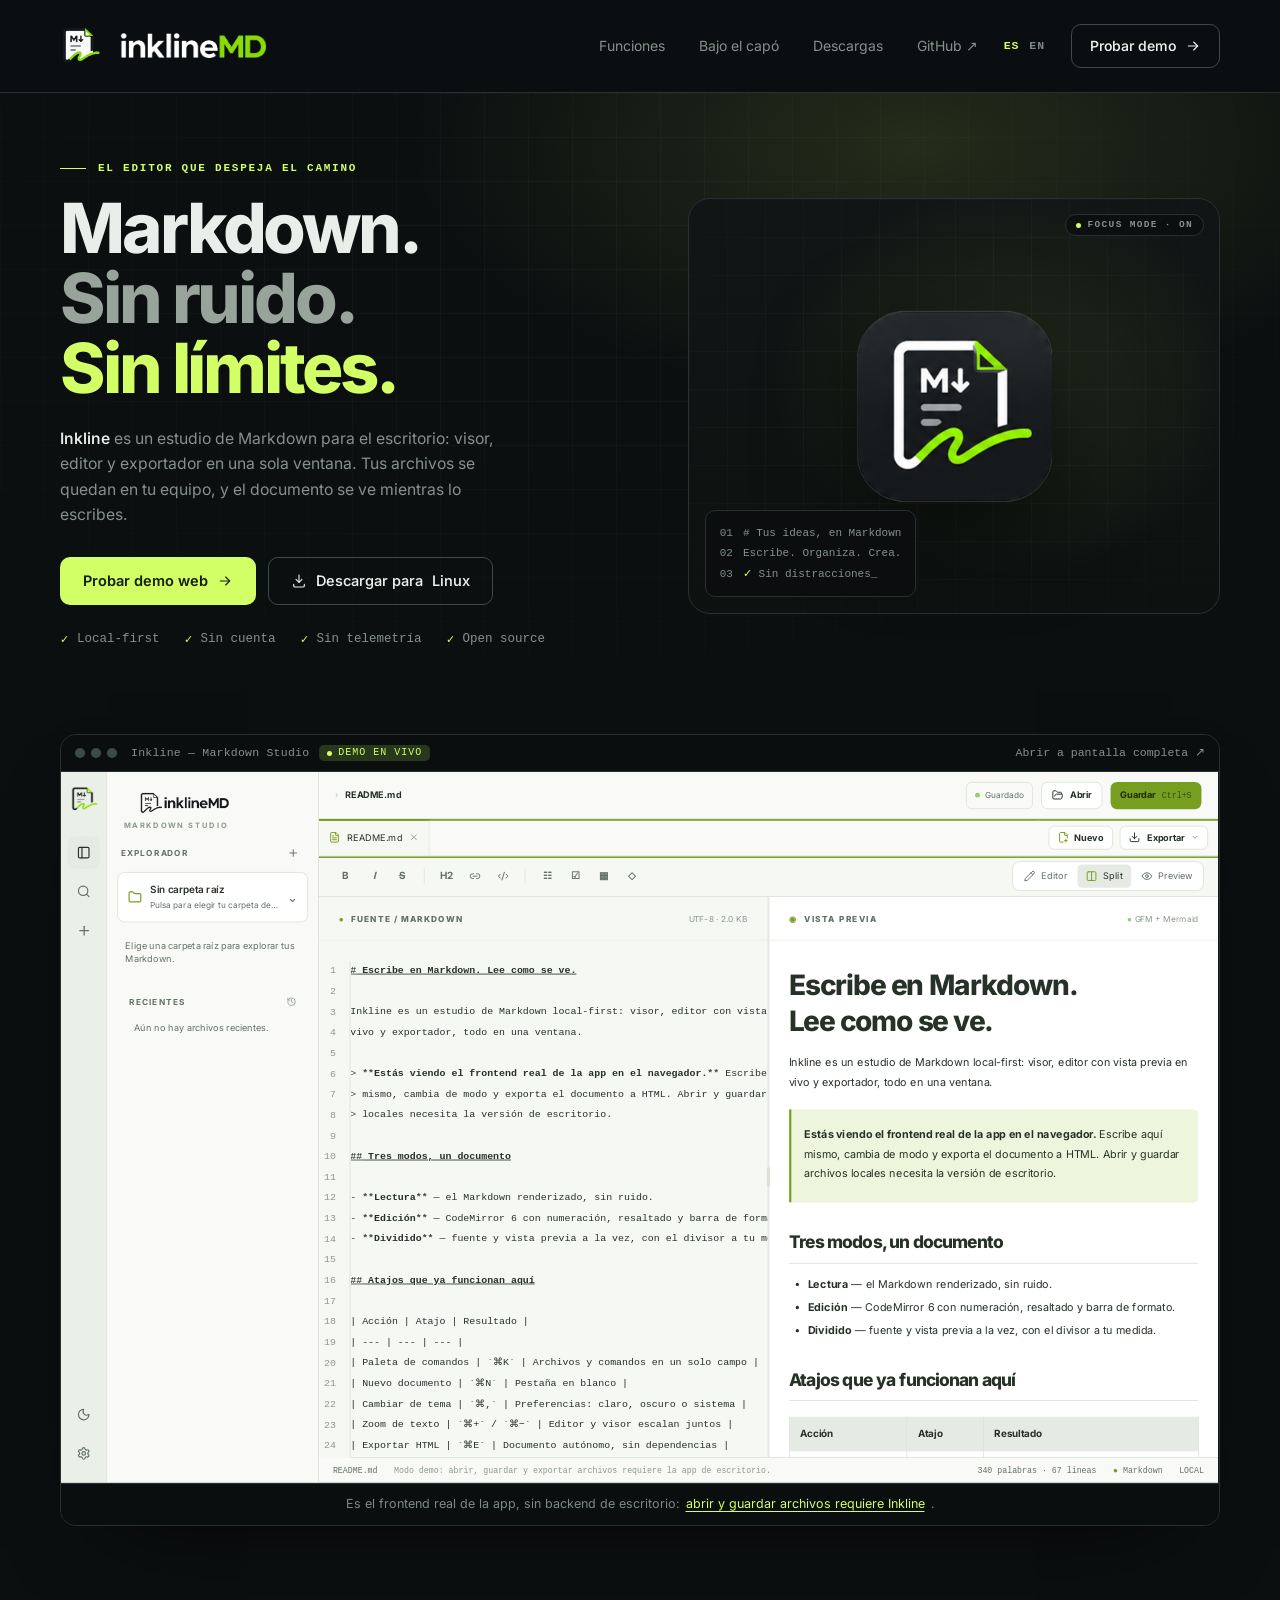
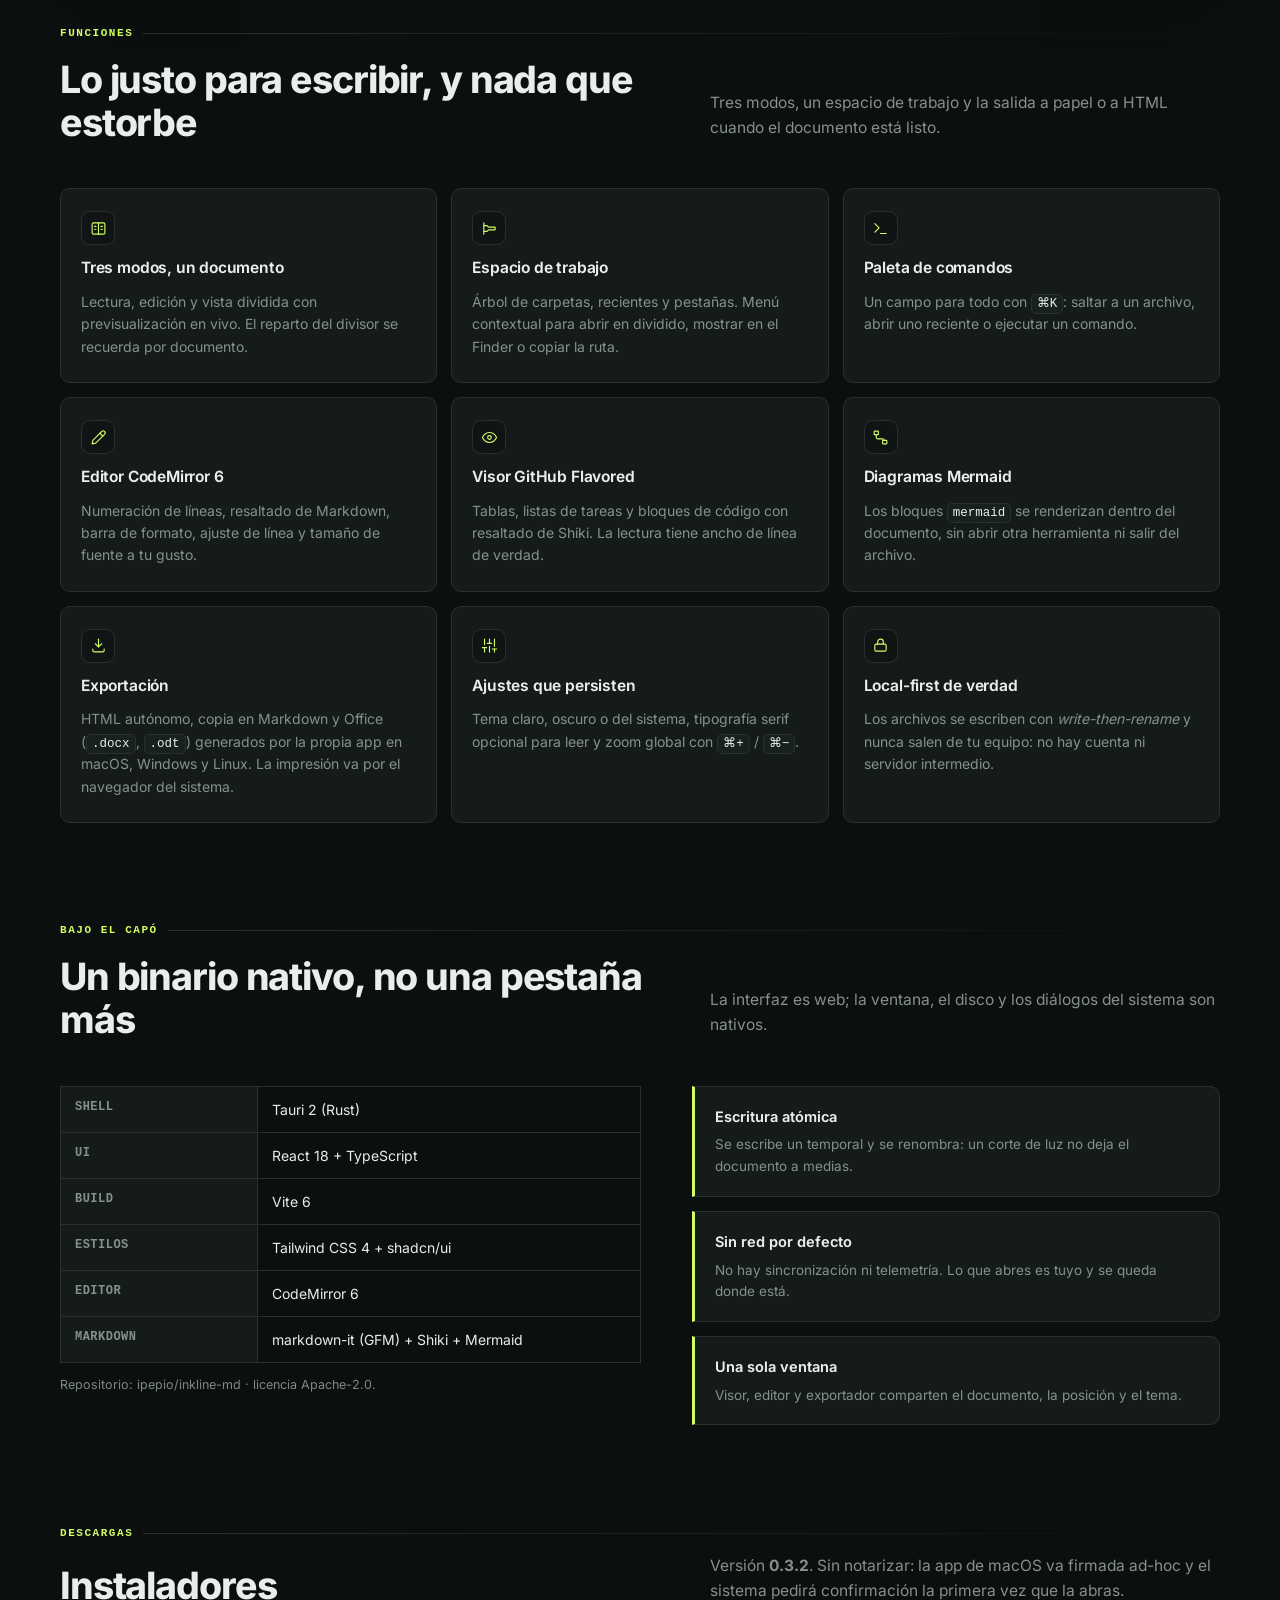
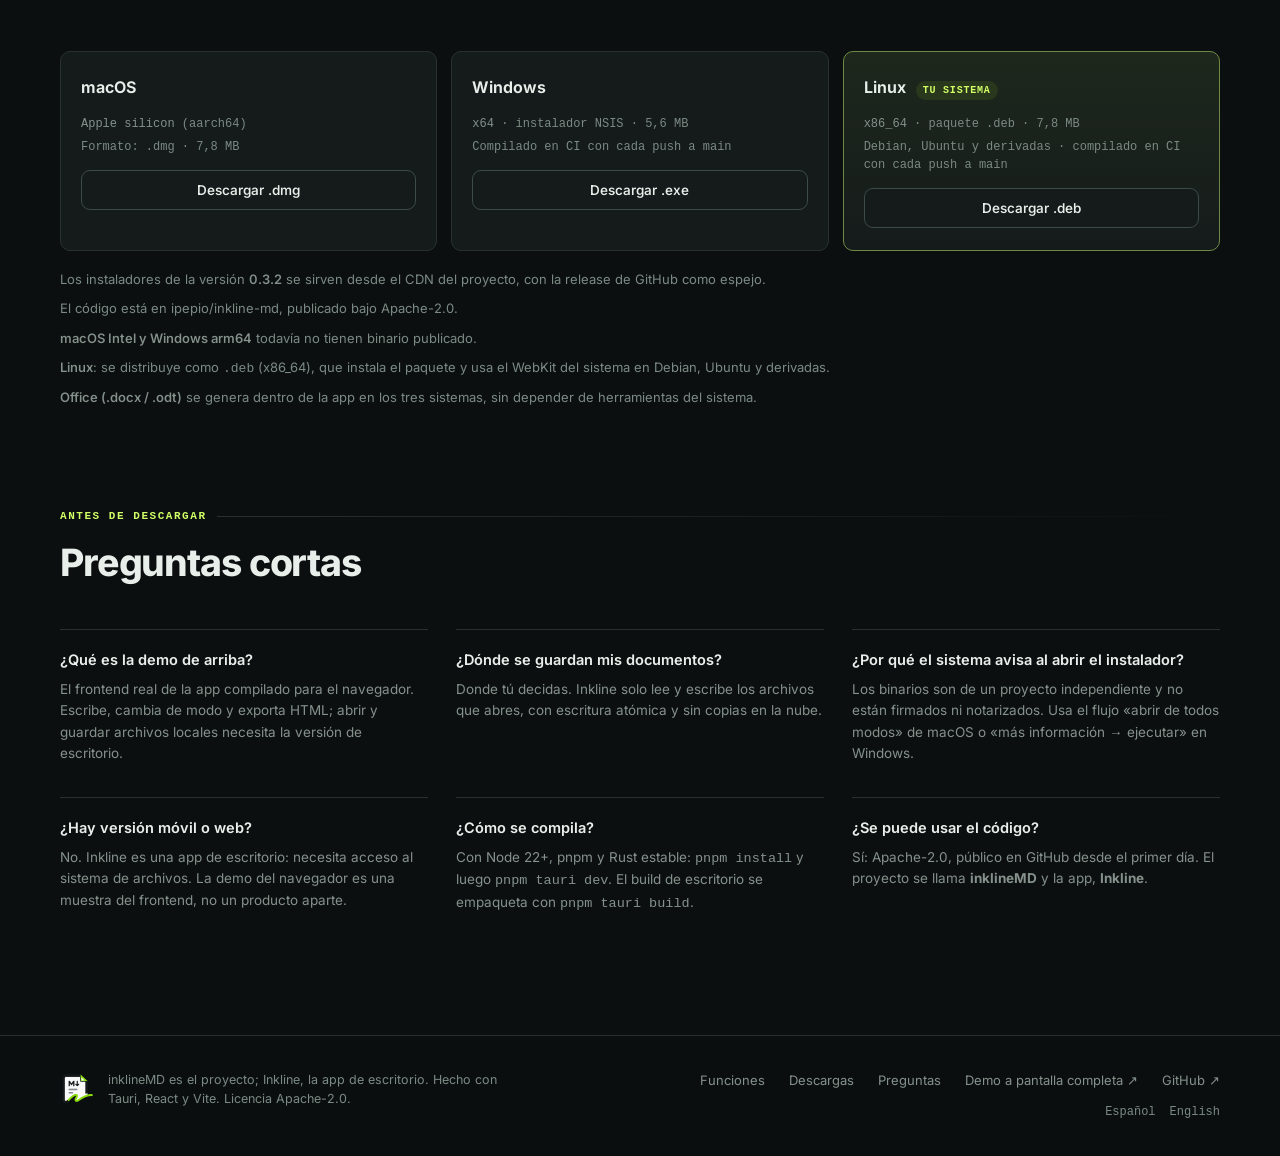
<file: index.html>
<!doctype html>
<html lang="es">
<head>
  <meta charset="utf-8">
  <meta name="viewport" content="width=device-width, initial-scale=1">
  <meta name="color-scheme" content="dark">
  <meta name="theme-color" content="#0c0f10">
  <title>Inkline — Markdown Studio para escritorio</title>
  <meta name="description" content="Inkline es un estudio de Markdown local-first para escritorio: visor, editor con vista previa en vivo, diagramas Mermaid y exportación a HTML, Markdown y Office. Pruébalo en la demo del navegador.">
  <link rel="icon" type="image/png" href="./assets/app-icon.png">
  <link rel="canonical" href="https://inkline.ipepio.com/">
  <link rel="alternate" hreflang="en" href="https://inkline.ipepio.com/en.html">
  <link rel="preload" as="font" type="font/woff2" href="./assets/fonts/inter-latin.woff2" crossorigin>
  <link rel="stylesheet" href="./assets/site.css">
  <meta property="og:type" content="website">
  <meta property="og:title" content="Inkline — Markdown Studio para escritorio">
  <meta property="og:description" content="Markdown sin ruido: vista previa en vivo, diagramas y exportación, en una app de escritorio local-first. Proyecto inklineMD.">
  <meta property="og:image" content="https://inkline.ipepio.com/assets/demo-poster.png">
  <meta property="og:image:width" content="1400">
  <meta property="og:image:height" content="860">
  <meta property="og:url" content="https://inkline.ipepio.com/">
  <meta property="og:site_name" content="inklineMD">
  <meta property="og:locale" content="es_ES">
  <meta name="twitter:card" content="summary_large_image">
</head>
<body>
<a class="skip" href="#contenido">Ir al contenido</a>

<header class="topbar">
  <div class="wrap topbar__inner">
    <a class="brand" href="./index.html" aria-label="inklineMD — inicio">
      <img class="brand__mark" src="./assets/inkline-mark.png" alt="" width="272" height="263">
      <img class="brand__word" src="./assets/wordmark.png" alt="inklineMD" width="757" height="122">
    </a>
    <div class="topbar__end">
      <nav class="topnav" aria-label="Principal">
        <a href="#funciones">Funciones</a>
        <a href="#stack">Bajo el capó</a>
        <a href="#descargas">Descargas</a>
        <a href="https://github.com/ipepio/inkline-md" target="_blank" rel="noopener">GitHub ↗</a>
      </nav>
      <div class="lang" role="group" aria-label="Idioma">
        <a href="./index.html" aria-current="page" lang="es">ES</a><a href="./en.html" hreflang="en" lang="en">EN</a>
      </div>
      <a class="btn btn--outline" href="#demo">
        Probar demo
        <svg aria-hidden="true"><use href="./assets/icons.svg#i-arrow-right"></use></svg>
      </a>
    </div>
  </div>
</header>

<main id="contenido">

  <section class="hero">
    <div class="wrap hero__grid">
      <div class="hero__copy">
        <p class="eyebrow">El editor que despeja el camino</p>
        <h1>Markdown.<br><span class="is-dim">Sin ruido.</span><br><span class="is-lime">Sin límites.</span></h1>
        <p class="lede">
          <strong>Inkline</strong> es un estudio de Markdown para el escritorio:
          visor, editor y exportador en una sola ventana. Tus archivos se quedan en
          tu equipo, y el documento se ve mientras lo escribes.
        </p>
        <div class="hero__actions">
          <a class="btn btn--primary btn--lg" href="#demo">
            Probar demo web
            <svg aria-hidden="true"><use href="./assets/icons.svg#i-arrow-right"></use></svg>
          </a>
          <a class="btn btn--outline btn--lg" href="#descargas">
            <svg aria-hidden="true"><use href="./assets/icons.svg#i-download"></use></svg>
            Descargar para <span data-os-label data-label-macos="macOS" data-label-windows="Windows" data-label-linux="Linux" data-label-other="escritorio">escritorio</span>
          </a>
        </div>
        <ul class="hero__checks">
          <li>Local-first</li>
          <li>Sin cuenta</li>
          <li>Sin telemetría</li>
          <li>Open source</li>
        </ul>
      </div>
      <div class="hero__art" aria-hidden="true">
        <span class="hero__pill">Focus mode · on</span>
        <img class="hero__icon" src="./assets/app-icon.png" alt="" width="512" height="512">
        <div class="hero__snippet">
          <div><span>01</span># Tus ideas, en Markdown</div>
          <div><span>02</span>Escribe. Organiza. Crea.</div>
          <div><span>03</span><em>&#10003;</em> Sin distracciones_</div>
        </div>
      </div>
    </div>
  </section>

  <section class="demo" id="demo" aria-labelledby="demo-title">
    <div class="wrap">
      <h2 id="demo-title" class="sr-only">Demo interactiva de Inkline</h2>
      <div class="frame">
        <div class="frame__bar">
          <span class="frame__dots" aria-hidden="true"><span></span><span></span><span></span></span>
          <span class="frame__title">Inkline — Markdown Studio</span>
          <span class="frame__tag">demo en vivo</span>
          <a class="frame__open" href="./app/index.html" target="_blank" rel="noopener">Abrir a pantalla completa ↗</a>
        </div>
        <div class="frame__body" data-fallback="La demo no está disponible en este momento. Compila el frontend con <code>pnpm build:demo</code> y copia el resultado en <code>app/</code>.">
          <img class="frame__poster" src="./assets/demo-poster.png" alt="Captura de Inkline en modo dividido: el Markdown a la izquierda y la vista previa renderizada a la derecha" width="1400" height="860">
          <iframe
            title="Demo de Inkline: editor de Markdown con vista previa"
            data-src="./app/index.html"
            width="1400"
            height="860"
            loading="lazy"
            referrerpolicy="no-referrer"></iframe>
          <a class="frame__play btn btn--primary" href="./app/index.html">Abrir la demo</a>
        </div>
        <p class="frame__hint">
          Es el frontend real de la app, sin backend de escritorio:
          <a href="#notas">abrir y guardar archivos requiere Inkline</a>.
        </p>
      </div>
    </div>
  </section>

  <section class="section" id="funciones" aria-labelledby="funciones-title">
    <div class="wrap">
      <div class="section__head">
        <p class="kicker">Funciones</p>
        <h2 id="funciones-title">Lo justo para escribir, y nada que estorbe</h2>
        <p class="section__lede">
          Tres modos, un espacio de trabajo y la salida a papel o a HTML cuando
          el documento está listo.
        </p>
      </div>
      <ul class="features">
        <li class="feature">
          <span class="feature__icon"><svg aria-hidden="true"><use href="./assets/icons.svg#i-split"></use></svg></span>
          <h3>Tres modos, un documento</h3>
          <p>Lectura, edición y vista dividida con previsualización en vivo. El reparto del divisor se recuerda por documento.</p>
        </li>
        <li class="feature">
          <span class="feature__icon"><svg aria-hidden="true"><use href="./assets/icons.svg#i-tree"></use></svg></span>
          <h3>Espacio de trabajo</h3>
          <p>Árbol de carpetas, recientes y pestañas. Menú contextual para abrir en dividido, mostrar en el Finder o copiar la ruta.</p>
        </li>
        <li class="feature">
          <span class="feature__icon"><svg aria-hidden="true"><use href="./assets/icons.svg#i-command"></use></svg></span>
          <h3>Paleta de comandos</h3>
          <p>Un campo para todo con <code>⌘K</code>: saltar a un archivo, abrir uno reciente o ejecutar un comando.</p>
        </li>
        <li class="feature">
          <span class="feature__icon"><svg aria-hidden="true"><use href="./assets/icons.svg#i-editor"></use></svg></span>
          <h3>Editor CodeMirror 6</h3>
          <p>Numeración de líneas, resaltado de Markdown, barra de formato, ajuste de línea y tamaño de fuente a tu gusto.</p>
        </li>
        <li class="feature">
          <span class="feature__icon"><svg aria-hidden="true"><use href="./assets/icons.svg#i-preview"></use></svg></span>
          <h3>Visor GitHub Flavored</h3>
          <p>Tablas, listas de tareas y bloques de código con resaltado de Shiki. La lectura tiene ancho de línea de verdad.</p>
        </li>
        <li class="feature">
          <span class="feature__icon"><svg aria-hidden="true"><use href="./assets/icons.svg#i-diagram"></use></svg></span>
          <h3>Diagramas Mermaid</h3>
          <p>Los bloques <code>mermaid</code> se renderizan dentro del documento, sin abrir otra herramienta ni salir del archivo.</p>
        </li>
        <li class="feature">
          <span class="feature__icon"><svg aria-hidden="true"><use href="./assets/icons.svg#i-export"></use></svg></span>
          <h3>Exportación</h3>
          <p>HTML autónomo, copia en Markdown y Office (<code>.docx</code>, <code>.odt</code>) generados por la propia app en macOS, Windows y Linux. La impresión va por el navegador del sistema.</p>
        </li>
        <li class="feature">
          <span class="feature__icon"><svg aria-hidden="true"><use href="./assets/icons.svg#i-sliders"></use></svg></span>
          <h3>Ajustes que persisten</h3>
          <p>Tema claro, oscuro o del sistema, tipografía serif opcional para leer y zoom global con <code>⌘+</code> / <code>⌘−</code>.</p>
        </li>
        <li class="feature">
          <span class="feature__icon"><svg aria-hidden="true"><use href="./assets/icons.svg#i-lock"></use></svg></span>
          <h3>Local-first de verdad</h3>
          <p>Los archivos se escriben con <em>write-then-rename</em> y nunca salen de tu equipo: no hay cuenta ni servidor intermedio.</p>
        </li>
      </ul>
    </div>
  </section>

  <section class="section" id="stack" aria-labelledby="stack-title">
    <div class="wrap">
      <div class="section__head">
        <p class="kicker">Bajo el capó</p>
        <h2 id="stack-title">Un binario nativo, no una pestaña más</h2>
        <p class="section__lede">
          La interfaz es web; la ventana, el disco y los diálogos del sistema son
          nativos.
        </p>
      </div>
      <div class="stack">
        <table class="stack__table">
          <caption>Repositorio: <a href="https://github.com/ipepio/inkline-md">ipepio/inkline-md</a> · licencia Apache-2.0.</caption>
          <tbody>
            <tr><th scope="row">Shell</th><td>Tauri 2 (Rust)</td></tr>
            <tr><th scope="row">UI</th><td>React 18 + TypeScript</td></tr>
            <tr><th scope="row">Build</th><td>Vite 6</td></tr>
            <tr><th scope="row">Estilos</th><td>Tailwind CSS 4 + shadcn/ui</td></tr>
            <tr><th scope="row">Editor</th><td>CodeMirror 6</td></tr>
            <tr><th scope="row">Markdown</th><td>markdown-it (GFM) + Shiki + Mermaid</td></tr>
          </tbody>
        </table>
        <div class="principles">
          <div class="principle">
            <h3>Escritura atómica</h3>
            <p>Se escribe un temporal y se renombra: un corte de luz no deja el documento a medias.</p>
          </div>
          <div class="principle">
            <h3>Sin red por defecto</h3>
            <p>No hay sincronización ni telemetría. Lo que abres es tuyo y se queda donde está.</p>
          </div>
          <div class="principle">
            <h3>Una sola ventana</h3>
            <p>Visor, editor y exportador comparten el documento, la posición y el tema.</p>
          </div>
        </div>
      </div>
    </div>
  </section>

  <section class="section" id="descargas" aria-labelledby="descargas-title">
    <div class="wrap">
      <div class="section__head">
        <p class="kicker">Descargas</p>
        <h2 id="descargas-title">Instaladores</h2>
        <p class="section__lede">
          Versión <strong>0.3.2</strong>. Sin notarizar: la app de macOS va firmada
          ad-hoc y el sistema pedirá confirmación la primera vez que la abras.
        </p>
      </div>
      <ul class="downloads">
        <li class="download" data-os="macos" data-release="macos-arm64">
          <div class="download__head">
            <h3>macOS</h3>
            <span class="download__badge">Tu sistema</span>
          </div>
          <div class="download__meta">
            <span><strong>Apple silicon</strong> (aarch64)</span>
            <span>Formato: .dmg · 7,8 MB</span>
          </div>
          <a class="btn" href="https://s3.ipepio.com/public/inkline/0.3.2/Inkline_0.3.2_aarch64.dmg" data-release="macos-arm64" download>Descargar .dmg</a>
        </li>
        <li class="download" data-os="windows" data-release="windows-x64">
          <div class="download__head">
            <h3>Windows</h3>
            <span class="download__badge">Tu sistema</span>
          </div>
          <div class="download__meta">
            <span><strong>x64</strong> · instalador NSIS · 5,6 MB</span>
            <span>Compilado en CI con cada push a <code>main</code></span>
          </div>
          <a class="btn" href="https://s3.ipepio.com/public/inkline/0.3.2/Inkline_0.3.2_x64-setup.exe" data-release="windows-x64" rel="noopener">Descargar .exe</a>
        </li>
        <li class="download" data-os="linux">
          <div class="download__head">
            <h3>Linux</h3>
            <span class="download__badge">Tu sistema</span>
          </div>
          <div class="download__meta">
            <span><strong>x86_64</strong> · paquete .deb · 7,8 MB</span>
            <span>Debian, Ubuntu y derivadas · compilado en CI con cada push a <code>main</code></span>
          </div>
          <div class="download__actions">
            <a class="btn" href="https://s3.ipepio.com/public/inkline/0.3.2/Inkline_0.3.2_amd64.deb" data-release="linux-deb" rel="noopener">Descargar .deb</a>
          </div>
        </li>
      </ul>
      <div class="downloads__note">
        <p>Los instaladores de la versión <strong>0.3.2</strong> se sirven desde el CDN del proyecto, con la <a href="https://github.com/ipepio/inkline-md/releases/tag/v0.3.2">release de GitHub</a> como espejo.</p>
        <p>El código está en <a href="https://github.com/ipepio/inkline-md">ipepio/inkline-md</a>, publicado bajo Apache-2.0.</p>
        <p><strong>macOS Intel y Windows arm64</strong> todavía no tienen binario publicado.</p>
        <p><strong>Linux</strong>: se distribuye como <code>.deb</code> (x86_64), que instala el paquete y usa el WebKit del sistema en Debian, Ubuntu y derivadas.</p>
        <p><strong>Office (.docx / .odt)</strong> se genera dentro de la app en los tres sistemas, sin depender de herramientas del sistema.</p>
      </div>
    </div>
  </section>

  <section class="section" id="notas" aria-labelledby="notas-title">
    <div class="wrap">
      <div class="section__head">
        <p class="kicker">Antes de descargar</p>
        <h2 id="notas-title">Preguntas cortas</h2>
      </div>
      <dl class="faq">
        <div>
          <dt>¿Qué es la demo de arriba?</dt>
          <dd>El frontend real de la app compilado para el navegador. Escribe, cambia de modo y exporta HTML; abrir y guardar archivos locales necesita la versión de escritorio.</dd>
        </div>
        <div>
          <dt>¿Dónde se guardan mis documentos?</dt>
          <dd>Donde tú decidas. Inkline solo lee y escribe los archivos que abres, con escritura atómica y sin copias en la nube.</dd>
        </div>
        <div>
          <dt>¿Por qué el sistema avisa al abrir el instalador?</dt>
          <dd>Los binarios son de un proyecto independiente y no están firmados ni notarizados. Usa el flujo «abrir de todos modos» de macOS o «más información → ejecutar» en Windows.</dd>
        </div>
        <div>
          <dt>¿Hay versión móvil o web?</dt>
          <dd>No. Inkline es una app de escritorio: necesita acceso al sistema de archivos. La demo del navegador es una muestra del frontend, no un producto aparte.</dd>
        </div>
        <div>
          <dt>¿Cómo se compila?</dt>
          <dd>Con Node 22+, pnpm y Rust estable: <code>pnpm install</code> y luego <code>pnpm tauri dev</code>. El build de escritorio se empaqueta con <code>pnpm tauri build</code>.</dd>
        </div>
        <div>
          <dt>¿Se puede usar el código?</dt>
          <dd>Sí: <a href="https://github.com/ipepio/inkline-md">Apache-2.0</a>, público en GitHub desde el primer día. El proyecto se llama <strong>inklineMD</strong> y la app, <strong>Inkline</strong>.</dd>
        </div>
      </dl>
    </div>
  </section>

</main>

<footer class="footer">
  <div class="wrap footer__inner">
    <div class="footer__brand">
      <img class="footer__mark" src="./assets/inkline-mark.png" alt="inklineMD" width="272" height="263">
      <p>inklineMD es el proyecto; Inkline, la app de escritorio. Hecho con Tauri, React y Vite. Licencia Apache-2.0.</p>
    </div>
    <div class="footer__side">
      <nav class="footer__nav" aria-label="Pie de página">
        <a href="#funciones">Funciones</a>
        <a href="#descargas">Descargas</a>
        <a href="#notas">Preguntas</a>
        <a href="./app/index.html" target="_blank" rel="noopener">Demo a pantalla completa ↗</a>
        <a href="https://github.com/ipepio/inkline-md" target="_blank" rel="noopener">GitHub ↗</a>
      </nav>
      <div class="footer__lang">
        <a href="./index.html" aria-current="page" lang="es">Español</a><a href="./en.html" hreflang="en" lang="en">English</a>
      </div>
    </div>
  </div>
</footer>

<script src="./assets/releases.js"></script>
<script src="./assets/site.js"></script>
</body>
</html>
</file>
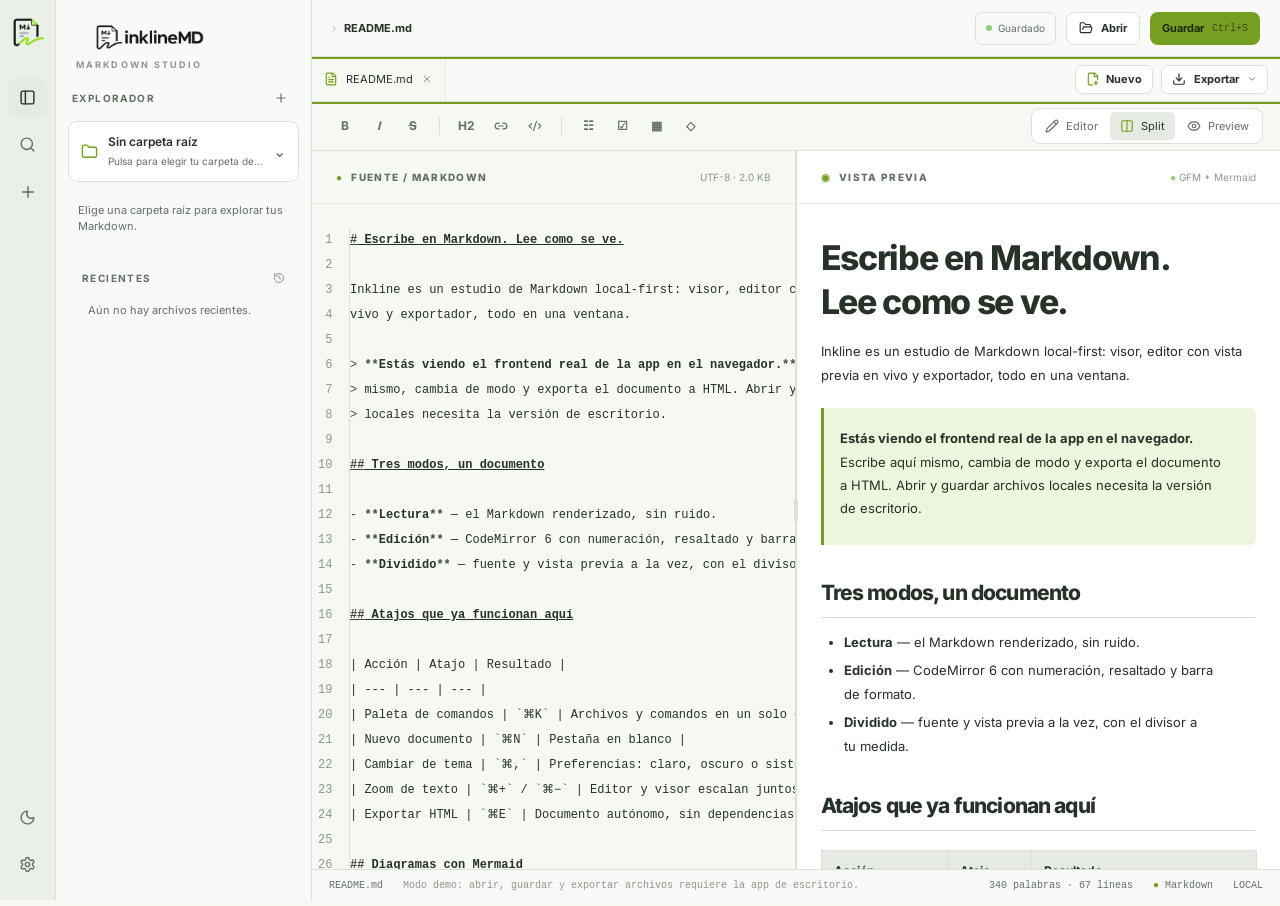
<file: app/index.html>
<!doctype html>
<html lang="es" class="dark">
  <head>
    <meta charset="UTF-8" />
    <meta name="viewport" content="width=device-width, initial-scale=1.0" />
    <meta name="color-scheme" content="dark light" />
    <title>Inkline — Markdown Studio</title>
    <script type="module" crossorigin src="./assets/index-CNSmQH59.js"></script>
    <link rel="stylesheet" crossorigin href="./assets/index-B3Cik9pq.css">
  </head>
  <body>
    <div id="root"></div>
  </body>
</html>
</file>
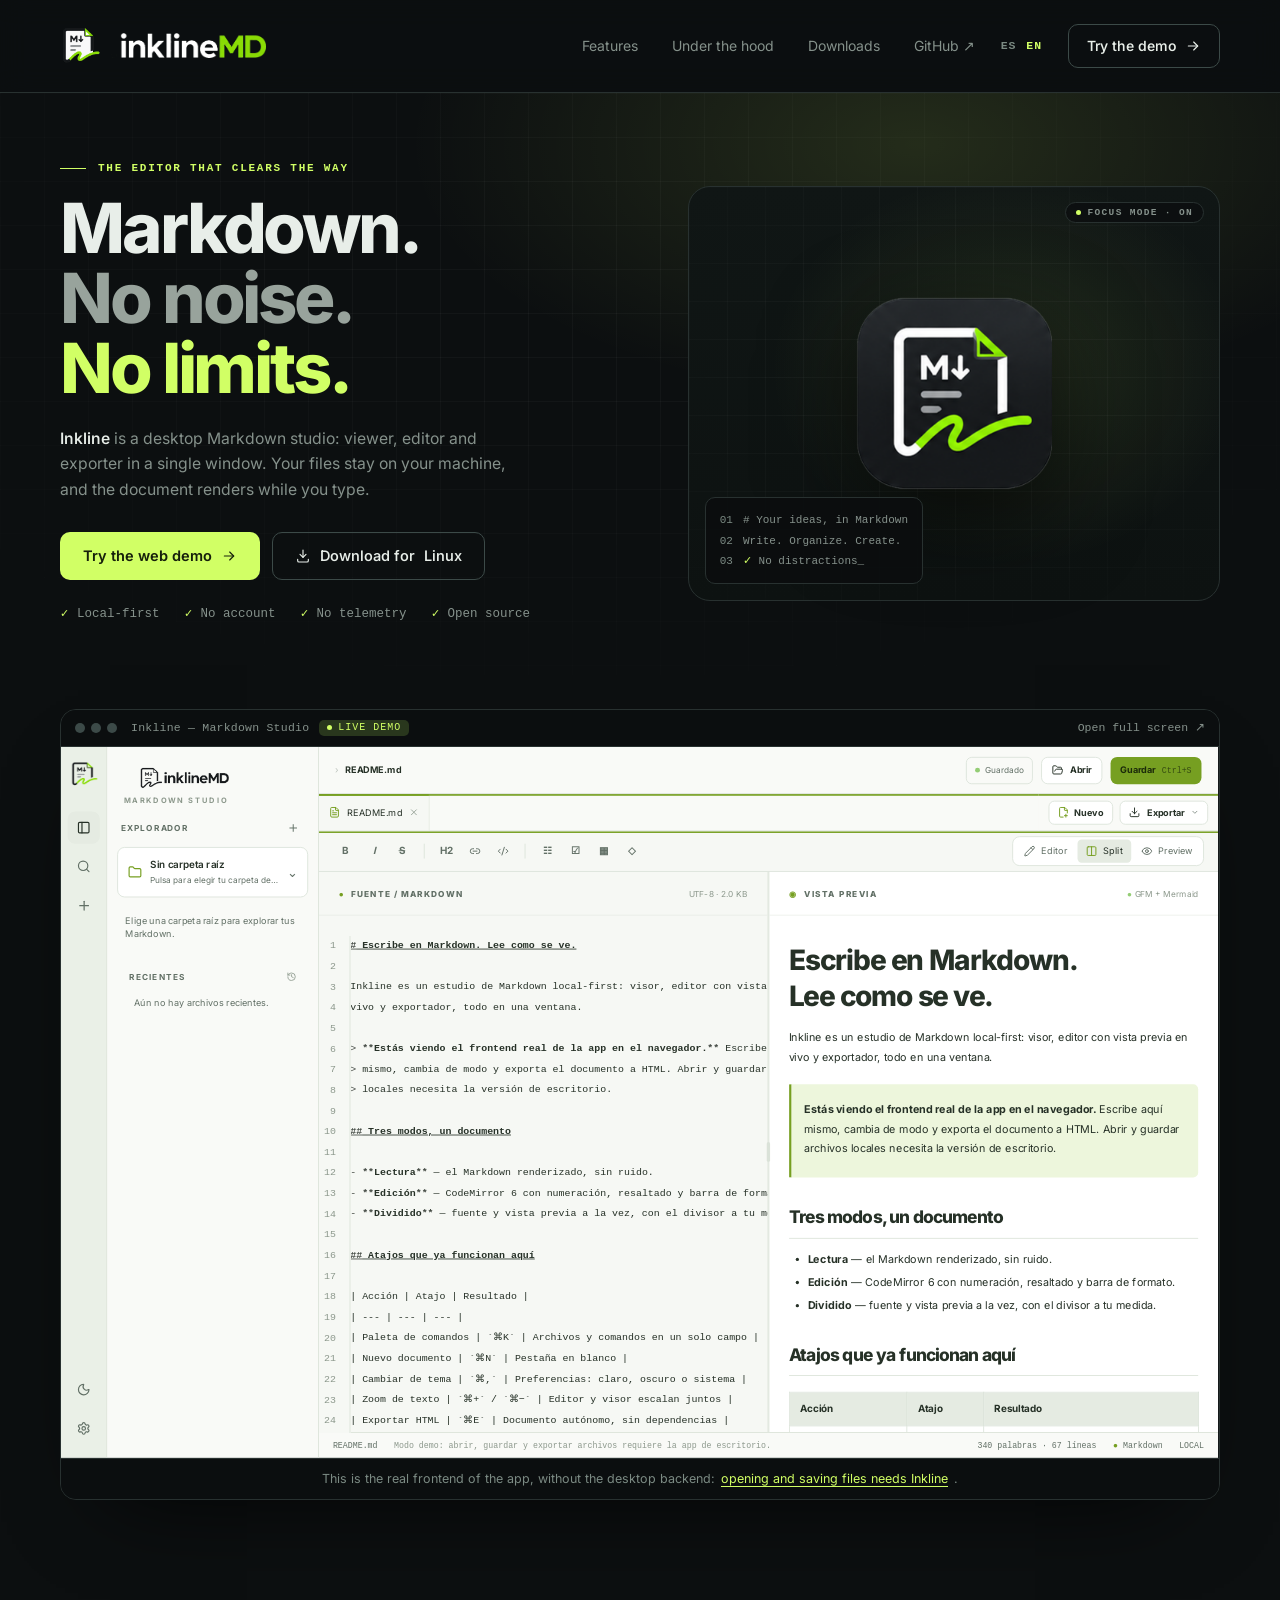
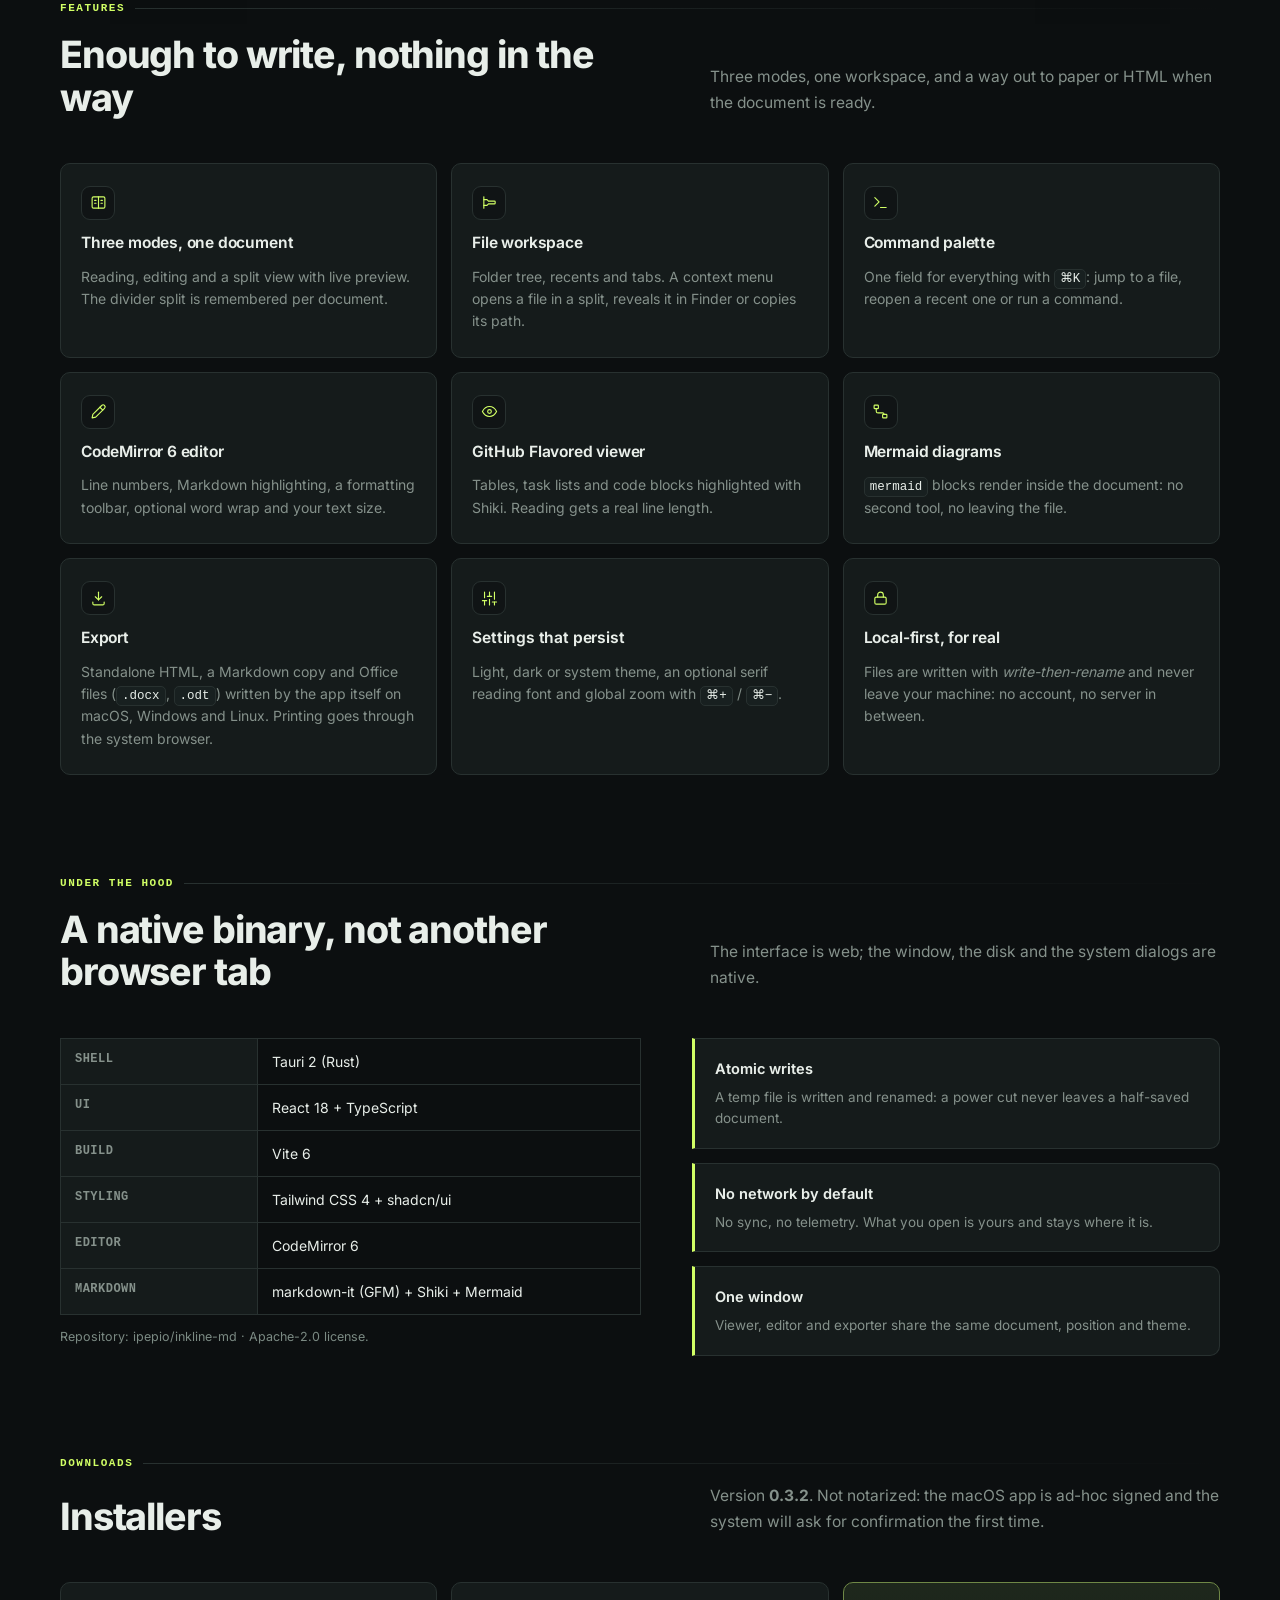
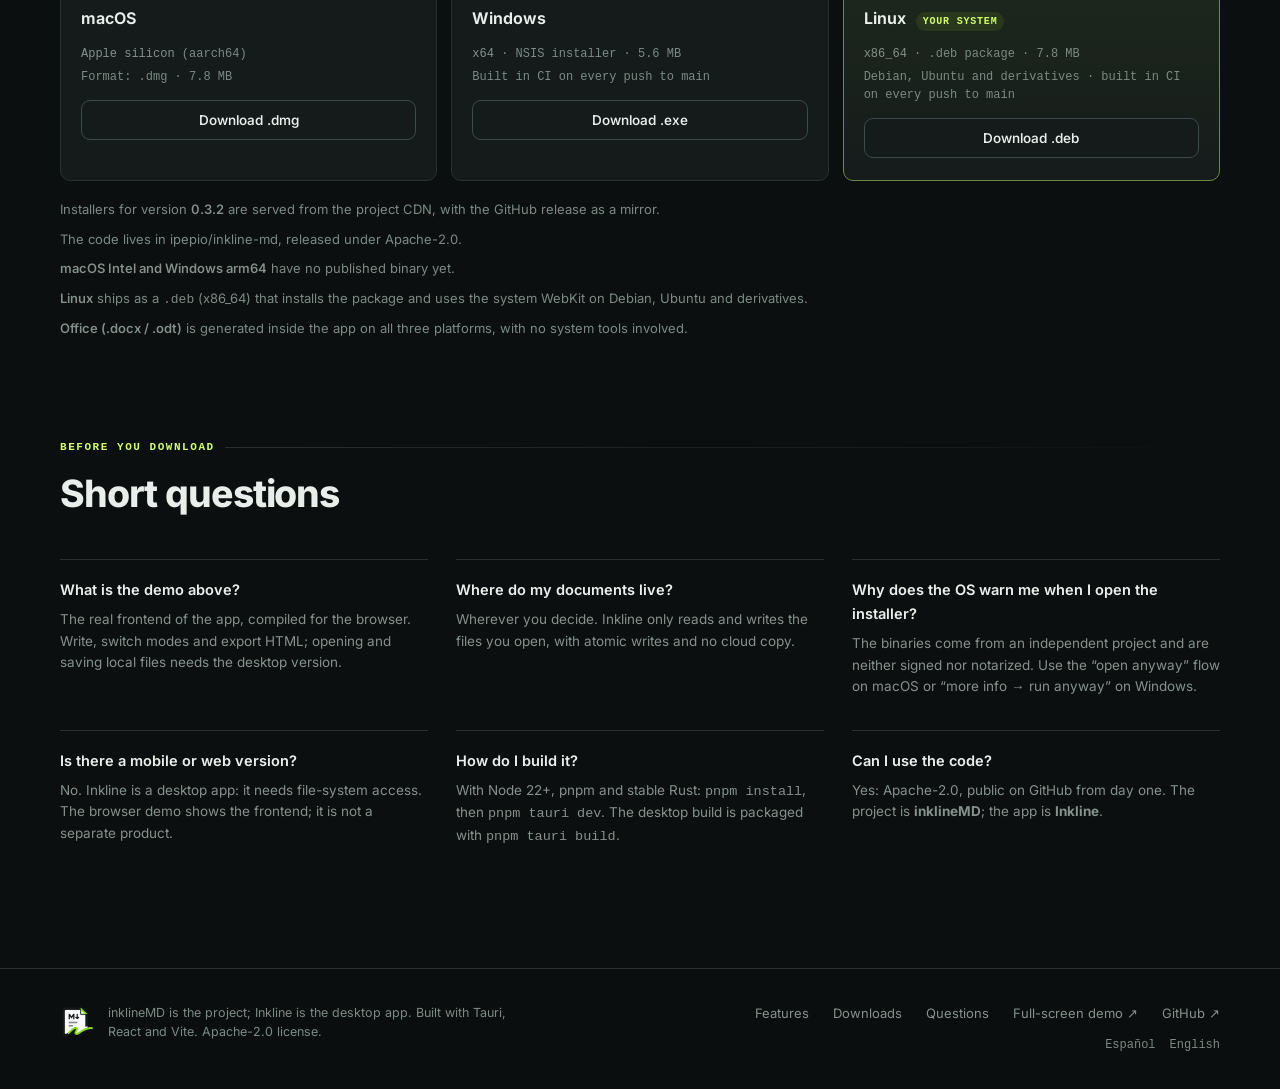
<file: en.html>
<!doctype html>
<html lang="en">
<head>
  <meta charset="utf-8">
  <meta name="viewport" content="width=device-width, initial-scale=1">
  <meta name="color-scheme" content="dark">
  <meta name="theme-color" content="#0c0f10">
  <title>Inkline — a desktop Markdown studio</title>
  <meta name="description" content="Inkline is a local-first desktop Markdown studio: viewer, editor with live preview, Mermaid diagrams and export to HTML, Markdown and Office formats. Try the browser demo.">
  <link rel="icon" type="image/png" href="./assets/app-icon.png">
  <link rel="canonical" href="https://inkline.ipepio.com/en.html">
  <link rel="alternate" hreflang="es" href="https://inkline.ipepio.com/">
  <link rel="preload" as="font" type="font/woff2" href="./assets/fonts/inter-latin.woff2" crossorigin>
  <link rel="stylesheet" href="./assets/site.css">
  <meta property="og:type" content="website">
  <meta property="og:title" content="Inkline — a desktop Markdown studio">
  <meta property="og:description" content="Markdown without the noise: live preview, diagrams and export, in a local-first desktop app. Project inklineMD.">
  <meta property="og:image" content="https://inkline.ipepio.com/assets/demo-poster.png">
  <meta property="og:image:width" content="1400">
  <meta property="og:image:height" content="860">
  <meta property="og:url" content="https://inkline.ipepio.com/en.html">
  <meta property="og:site_name" content="inklineMD">
  <meta property="og:locale" content="en_US">
  <meta name="twitter:card" content="summary_large_image">
</head>
<body>
<a class="skip" href="#content">Skip to content</a>

<header class="topbar">
  <div class="wrap topbar__inner">
    <a class="brand" href="./en.html" aria-label="inklineMD — home">
      <img class="brand__mark" src="./assets/inkline-mark.png" alt="" width="272" height="263">
      <img class="brand__word" src="./assets/wordmark.png" alt="inklineMD" width="757" height="122">
    </a>
    <div class="topbar__end">
      <nav class="topnav" aria-label="Main">
        <a href="#features">Features</a>
        <a href="#stack">Under the hood</a>
        <a href="#downloads">Downloads</a>
        <a href="https://github.com/ipepio/inkline-md" target="_blank" rel="noopener">GitHub ↗</a>
      </nav>
      <div class="lang" role="group" aria-label="Language">
        <a href="./index.html" hreflang="es" lang="es">ES</a><a href="./en.html" aria-current="page" lang="en">EN</a>
      </div>
      <a class="btn btn--outline" href="#demo">
        Try the demo
        <svg aria-hidden="true"><use href="./assets/icons.svg#i-arrow-right"></use></svg>
      </a>
    </div>
  </div>
</header>

<main id="content">

  <section class="hero">
    <div class="wrap hero__grid">
      <div class="hero__copy">
        <p class="eyebrow">The editor that clears the way</p>
        <h1>Markdown.<br><span class="is-dim">No noise.</span><br><span class="is-lime">No limits.</span></h1>
        <p class="lede">
          <strong>Inkline</strong> is a desktop Markdown studio: viewer, editor and
          exporter in a single window. Your files stay on your machine, and the
          document renders while you type.
        </p>
        <div class="hero__actions">
          <a class="btn btn--primary btn--lg" href="#demo">
            Try the web demo
            <svg aria-hidden="true"><use href="./assets/icons.svg#i-arrow-right"></use></svg>
          </a>
          <a class="btn btn--outline btn--lg" href="#downloads">
            <svg aria-hidden="true"><use href="./assets/icons.svg#i-download"></use></svg>
            Download for <span data-os-label data-label-macos="macOS" data-label-windows="Windows" data-label-linux="Linux" data-label-other="desktop">desktop</span>
          </a>
        </div>
        <ul class="hero__checks">
          <li>Local-first</li>
          <li>No account</li>
          <li>No telemetry</li>
          <li>Open source</li>
        </ul>
      </div>
      <div class="hero__art" aria-hidden="true">
        <span class="hero__pill">Focus mode · on</span>
        <img class="hero__icon" src="./assets/app-icon.png" alt="" width="512" height="512">
        <div class="hero__snippet">
          <div><span>01</span># Your ideas, in Markdown</div>
          <div><span>02</span>Write. Organize. Create.</div>
          <div><span>03</span><em>&#10003;</em> No distractions_</div>
        </div>
      </div>
    </div>
  </section>

  <section class="demo" id="demo" aria-labelledby="demo-title">
    <div class="wrap">
      <h2 id="demo-title" class="sr-only">Interactive Inkline demo</h2>
      <div class="frame">
        <div class="frame__bar">
          <span class="frame__dots" aria-hidden="true"><span></span><span></span><span></span></span>
          <span class="frame__title">Inkline — Markdown Studio</span>
          <span class="frame__tag">live demo</span>
          <a class="frame__open" href="./app/index.html" target="_blank" rel="noopener">Open full screen ↗</a>
        </div>
        <div class="frame__body" data-fallback="The demo is not available right now. Build the frontend with <code>pnpm build:demo</code> and copy the output into <code>app/</code>.">
          <img class="frame__poster" src="./assets/demo-poster.png" alt="Inkline in split mode: Markdown on the left, rendered preview on the right" width="1400" height="860">
          <iframe
            title="Inkline demo: Markdown editor with live preview"
            data-src="./app/index.html"
            width="1400"
            height="860"
            loading="lazy"
            referrerpolicy="no-referrer"></iframe>
          <a class="frame__play btn btn--primary" href="./app/index.html">Open the demo</a>
        </div>
        <p class="frame__hint">
          This is the real frontend of the app, without the desktop backend:
          <a href="#notes">opening and saving files needs Inkline</a>.
        </p>
      </div>
    </div>
  </section>

  <section class="section" id="features" aria-labelledby="features-title">
    <div class="wrap">
      <div class="section__head">
        <p class="kicker">Features</p>
        <h2 id="features-title">Enough to write, nothing in the way</h2>
        <p class="section__lede">
          Three modes, one workspace, and a way out to paper or HTML when the
          document is ready.
        </p>
      </div>
      <ul class="features">
        <li class="feature">
          <span class="feature__icon"><svg aria-hidden="true"><use href="./assets/icons.svg#i-split"></use></svg></span>
          <h3>Three modes, one document</h3>
          <p>Reading, editing and a split view with live preview. The divider split is remembered per document.</p>
        </li>
        <li class="feature">
          <span class="feature__icon"><svg aria-hidden="true"><use href="./assets/icons.svg#i-tree"></use></svg></span>
          <h3>File workspace</h3>
          <p>Folder tree, recents and tabs. A context menu opens a file in a split, reveals it in Finder or copies its path.</p>
        </li>
        <li class="feature">
          <span class="feature__icon"><svg aria-hidden="true"><use href="./assets/icons.svg#i-command"></use></svg></span>
          <h3>Command palette</h3>
          <p>One field for everything with <code>⌘K</code>: jump to a file, reopen a recent one or run a command.</p>
        </li>
        <li class="feature">
          <span class="feature__icon"><svg aria-hidden="true"><use href="./assets/icons.svg#i-editor"></use></svg></span>
          <h3>CodeMirror 6 editor</h3>
          <p>Line numbers, Markdown highlighting, a formatting toolbar, optional word wrap and your text size.</p>
        </li>
        <li class="feature">
          <span class="feature__icon"><svg aria-hidden="true"><use href="./assets/icons.svg#i-preview"></use></svg></span>
          <h3>GitHub Flavored viewer</h3>
          <p>Tables, task lists and code blocks highlighted with Shiki. Reading gets a real line length.</p>
        </li>
        <li class="feature">
          <span class="feature__icon"><svg aria-hidden="true"><use href="./assets/icons.svg#i-diagram"></use></svg></span>
          <h3>Mermaid diagrams</h3>
          <p><code>mermaid</code> blocks render inside the document: no second tool, no leaving the file.</p>
        </li>
        <li class="feature">
          <span class="feature__icon"><svg aria-hidden="true"><use href="./assets/icons.svg#i-export"></use></svg></span>
          <h3>Export</h3>
          <p>Standalone HTML, a Markdown copy and Office files (<code>.docx</code>, <code>.odt</code>) written by the app itself on macOS, Windows and Linux. Printing goes through the system browser.</p>
        </li>
        <li class="feature">
          <span class="feature__icon"><svg aria-hidden="true"><use href="./assets/icons.svg#i-sliders"></use></svg></span>
          <h3>Settings that persist</h3>
          <p>Light, dark or system theme, an optional serif reading font and global zoom with <code>⌘+</code> / <code>⌘−</code>.</p>
        </li>
        <li class="feature">
          <span class="feature__icon"><svg aria-hidden="true"><use href="./assets/icons.svg#i-lock"></use></svg></span>
          <h3>Local-first, for real</h3>
          <p>Files are written with <em>write-then-rename</em> and never leave your machine: no account, no server in between.</p>
        </li>
      </ul>
    </div>
  </section>

  <section class="section" id="stack" aria-labelledby="stack-title">
    <div class="wrap">
      <div class="section__head">
        <p class="kicker">Under the hood</p>
        <h2 id="stack-title">A native binary, not another browser tab</h2>
        <p class="section__lede">
          The interface is web; the window, the disk and the system dialogs are
          native.
        </p>
      </div>
      <div class="stack">
        <table class="stack__table">
          <caption>Repository: <a href="https://github.com/ipepio/inkline-md">ipepio/inkline-md</a> · Apache-2.0 license.</caption>
          <tbody>
            <tr><th scope="row">Shell</th><td>Tauri 2 (Rust)</td></tr>
            <tr><th scope="row">UI</th><td>React 18 + TypeScript</td></tr>
            <tr><th scope="row">Build</th><td>Vite 6</td></tr>
            <tr><th scope="row">Styling</th><td>Tailwind CSS 4 + shadcn/ui</td></tr>
            <tr><th scope="row">Editor</th><td>CodeMirror 6</td></tr>
            <tr><th scope="row">Markdown</th><td>markdown-it (GFM) + Shiki + Mermaid</td></tr>
          </tbody>
        </table>
        <div class="principles">
          <div class="principle">
            <h3>Atomic writes</h3>
            <p>A temp file is written and renamed: a power cut never leaves a half-saved document.</p>
          </div>
          <div class="principle">
            <h3>No network by default</h3>
            <p>No sync, no telemetry. What you open is yours and stays where it is.</p>
          </div>
          <div class="principle">
            <h3>One window</h3>
            <p>Viewer, editor and exporter share the same document, position and theme.</p>
          </div>
        </div>
      </div>
    </div>
  </section>

  <section class="section" id="downloads" aria-labelledby="downloads-title">
    <div class="wrap">
      <div class="section__head">
        <p class="kicker">Downloads</p>
        <h2 id="downloads-title">Installers</h2>
        <p class="section__lede">
          Version <strong>0.3.2</strong>. Not notarized: the macOS app is ad-hoc
          signed and the system will ask for confirmation the first time.
        </p>
      </div>
      <ul class="downloads">
        <li class="download" data-os="macos" data-release="macos-arm64">
          <div class="download__head">
            <h3>macOS</h3>
            <span class="download__badge">Your system</span>
          </div>
          <div class="download__meta">
            <span><strong>Apple silicon</strong> (aarch64)</span>
            <span>Format: .dmg · 7.8 MB</span>
          </div>
          <a class="btn" href="https://s3.ipepio.com/public/inkline/0.3.2/Inkline_0.3.2_aarch64.dmg" data-release="macos-arm64" download>Download .dmg</a>
        </li>
        <li class="download" data-os="windows" data-release="windows-x64">
          <div class="download__head">
            <h3>Windows</h3>
            <span class="download__badge">Your system</span>
          </div>
          <div class="download__meta">
            <span><strong>x64</strong> · NSIS installer · 5.6 MB</span>
            <span>Built in CI on every push to <code>main</code></span>
          </div>
          <a class="btn" href="https://s3.ipepio.com/public/inkline/0.3.2/Inkline_0.3.2_x64-setup.exe" data-release="windows-x64" rel="noopener">Download .exe</a>
        </li>
        <li class="download" data-os="linux">
          <div class="download__head">
            <h3>Linux</h3>
            <span class="download__badge">Your system</span>
          </div>
          <div class="download__meta">
            <span><strong>x86_64</strong> · .deb package · 7.8 MB</span>
            <span>Debian, Ubuntu and derivatives · built in CI on every push to <code>main</code></span>
          </div>
          <div class="download__actions">
            <a class="btn" href="https://s3.ipepio.com/public/inkline/0.3.2/Inkline_0.3.2_amd64.deb" data-release="linux-deb" rel="noopener">Download .deb</a>
          </div>
        </li>
      </ul>
      <div class="downloads__note">
        <p>Installers for version <strong>0.3.2</strong> are served from the project CDN, with the <a href="https://github.com/ipepio/inkline-md/releases/tag/v0.3.2">GitHub release</a> as a mirror.</p>
        <p>The code lives in <a href="https://github.com/ipepio/inkline-md">ipepio/inkline-md</a>, released under Apache-2.0.</p>
        <p><strong>macOS Intel and Windows arm64</strong> have no published binary yet.</p>
        <p><strong>Linux</strong> ships as a <code>.deb</code> (x86_64) that installs the package and uses the system WebKit on Debian, Ubuntu and derivatives.</p>
        <p><strong>Office (.docx / .odt)</strong> is generated inside the app on all three platforms, with no system tools involved.</p>
      </div>
    </div>
  </section>

  <section class="section" id="notes" aria-labelledby="notes-title">
    <div class="wrap">
      <div class="section__head">
        <p class="kicker">Before you download</p>
        <h2 id="notes-title">Short questions</h2>
      </div>
      <dl class="faq">
        <div>
          <dt>What is the demo above?</dt>
          <dd>The real frontend of the app, compiled for the browser. Write, switch modes and export HTML; opening and saving local files needs the desktop version.</dd>
        </div>
        <div>
          <dt>Where do my documents live?</dt>
          <dd>Wherever you decide. Inkline only reads and writes the files you open, with atomic writes and no cloud copy.</dd>
        </div>
        <div>
          <dt>Why does the OS warn me when I open the installer?</dt>
          <dd>The binaries come from an independent project and are neither signed nor notarized. Use the “open anyway” flow on macOS or “more info → run anyway” on Windows.</dd>
        </div>
        <div>
          <dt>Is there a mobile or web version?</dt>
          <dd>No. Inkline is a desktop app: it needs file-system access. The browser demo shows the frontend; it is not a separate product.</dd>
        </div>
        <div>
          <dt>How do I build it?</dt>
          <dd>With Node 22+, pnpm and stable Rust: <code>pnpm install</code>, then <code>pnpm tauri dev</code>. The desktop build is packaged with <code>pnpm tauri build</code>.</dd>
        </div>
        <div>
          <dt>Can I use the code?</dt>
          <dd>Yes: <a href="https://github.com/ipepio/inkline-md">Apache-2.0</a>, public on GitHub from day one. The project is <strong>inklineMD</strong>; the app is <strong>Inkline</strong>.</dd>
        </div>
      </dl>
    </div>
  </section>

</main>

<footer class="footer">
  <div class="wrap footer__inner">
    <div class="footer__brand">
      <img class="footer__mark" src="./assets/inkline-mark.png" alt="inklineMD" width="272" height="263">
      <p>inklineMD is the project; Inkline is the desktop app. Built with Tauri, React and Vite. Apache-2.0 license.</p>
    </div>
    <div class="footer__side">
      <nav class="footer__nav" aria-label="Footer">
        <a href="#features">Features</a>
        <a href="#downloads">Downloads</a>
        <a href="#notes">Questions</a>
        <a href="./app/index.html" target="_blank" rel="noopener">Full-screen demo ↗</a>
        <a href="https://github.com/ipepio/inkline-md" target="_blank" rel="noopener">GitHub ↗</a>
      </nav>
      <div class="footer__lang">
        <a href="./index.html" hreflang="es" lang="es">Español</a><a href="./en.html" aria-current="page" lang="en">English</a>
      </div>
    </div>
  </div>
</footer>

<script src="./assets/releases.js"></script>
<script src="./assets/site.js"></script>
</body>
</html>
</file>
<file: assets/site.css>
/* ============================================================================
 * inklineMD-site — hoja de estilo de la landing
 *
 * Los tokens vienen tal cual de la app (md_viewer/src/index.css, tema oscuro):
 * el visitante ve la misma paleta en la página y dentro del iframe de la demo.
 * ========================================================================== */

@font-face {
  font-family: "Inter Variable";
  font-style: normal;
  font-weight: 100 900;
  font-display: swap;
  src: url("./fonts/inter-latin.woff2") format("woff2-variations");
  unicode-range: U+0000-00FF, U+0131, U+0152-0153, U+02BB-02BC, U+02C6, U+02DA,
    U+02DC, U+0304, U+0308, U+0329, U+2000-206F, U+20AC, U+2122, U+2191, U+2193,
    U+2212, U+2215, U+FEFF, U+FFFD;
}

@font-face {
  font-family: "Inter Variable";
  font-style: normal;
  font-weight: 100 900;
  font-display: swap;
  src: url("./fonts/inter-latin-ext.woff2") format("woff2-variations");
  unicode-range: U+0100-02BA, U+02BD-02C5, U+02C7-02CC, U+02CE-02D7, U+02DD-02FF,
    U+0304, U+0308, U+0329, U+1D00-1DBF, U+1E00-1E9F, U+1EF2-1EFF, U+2020,
    U+20A0-20AB, U+20AD-20C0, U+2113, U+2C60-2C7F, U+A720-A7FF;
}

:root {
  /* Paleta de Inkline (tema oscuro). */
  --bg: #0c0f10;
  --side: #101415;
  --rail: #0b0e0f;
  --card: #151b1b;
  --card-hover: #1a2121;
  --code: #182020;
  --border: #283130;
  --border-strong: #3c4a48;
  --ink: #e8eee9;
  --muted: #85918b;
  /* El gris tenue de la app (#5b6762) no llega a AA sobre este fondo cuando se
     usa en texto de 12 px: aquí sube a #7b8a83 (≈5:1). */
  --faint: #7b8a83;
  --primary: #d1ff65;
  --on-primary: #16200b;
  --accent: #29371d;

  --font-sans: "Inter Variable", Inter, ui-sans-serif, -apple-system,
    BlinkMacSystemFont, "Segoe UI", sans-serif;
  --font-mono: ui-monospace, SFMono-Regular, "SF Mono", Consolas,
    "Liberation Mono", monospace;

  --radius: 10px;
  --radius-lg: 16px;
  --wrap: 1160px;
  --section: clamp(64px, 8vw, 116px);
}

*,
*::before,
*::after {
  box-sizing: border-box;
}

html {
  scroll-behavior: smooth;
  scroll-padding-top: 92px;
  -webkit-text-size-adjust: 100%;
}

body {
  margin: 0;
  background: var(--bg);
  color: var(--ink);
  font: 400 16px/1.65 var(--font-sans);
  font-feature-settings: "cv11" 1, "ss01" 1;
  -webkit-font-smoothing: antialiased;
  text-rendering: optimizeLegibility;
  overflow-x: hidden;
}

h1,
h2,
h3,
p,
ul,
ol,
dl,
dd,
figure,
blockquote {
  margin: 0;
}

ul,
ol {
  padding: 0;
  list-style: none;
}

a {
  color: inherit;
  text-decoration: none;
}

img,
svg {
  display: block;
  max-width: 100%;
}

button {
  font: inherit;
  color: inherit;
  cursor: pointer;
}

::selection {
  background: var(--primary);
  color: var(--on-primary);
}

:focus-visible {
  outline: 2px solid var(--primary);
  outline-offset: 3px;
  border-radius: 4px;
}

.skip {
  position: absolute;
  left: 16px;
  top: -60px;
  z-index: 100;
  padding: 10px 16px;
  border-radius: 8px;
  background: var(--primary);
  color: var(--on-primary);
  font-weight: 600;
  transition: top 0.15s ease;
}
.skip:focus-visible {
  top: 16px;
}

.wrap {
  width: min(var(--wrap), calc(100% - 48px));
  margin-inline: auto;
}

.sr-only {
  position: absolute;
  width: 1px;
  height: 1px;
  padding: 0;
  margin: -1px;
  overflow: hidden;
  clip-path: inset(50%);
  white-space: nowrap;
  border: 0;
}

/* ---------------------------------------------------------------- topbar -- */

.topbar {
  position: sticky;
  top: 0;
  z-index: 40;
  border-bottom: 1px solid var(--border);
  background: color-mix(in srgb, var(--bg) 88%, transparent);
  backdrop-filter: blur(14px) saturate(120%);
}

.topbar__inner {
  display: flex;
  align-items: center;
  gap: 24px;
  height: 92px;
}

/* Marca: símbolo del repo + logotipo recolorado a blanco y lima desde el
   asset original (`inklineMD-text.png`). Ambas piezas se escalan por altura,
   así que no hay recortes en ningún tamaño. */
.brand {
  display: flex;
  align-items: center;
  gap: 10px;
  flex: none;
}
.brand__mark {
  width: 41px;
  height: auto;
  flex: none;
}
.brand__word {
  width: auto;
  height: 25px;
  flex: none;
}

.topbar__end {
  display: flex;
  align-items: center;
  gap: 26px;
  margin-inline-start: auto;
}

.topnav {
  display: flex;
  align-items: center;
  gap: 34px;
  font-size: 14px;
}
.topnav a {
  color: var(--muted);
  transition: color 0.18s ease;
}
.topnav a:hover {
  color: var(--ink);
}

.topbar__end .btn--outline {
  height: 44px;
  padding: 0 18px;
  font-size: 14px;
}

.lang {
  display: flex;
  align-items: center;
  gap: 10px;
  font: 600 11.5px/1 var(--font-mono);
  letter-spacing: 0.08em;
}
.lang a {
  color: var(--faint);
  transition: color 0.18s ease;
}
.lang a:hover {
  color: var(--ink);
}
.lang a[aria-current] {
  color: var(--primary);
}

/* ---------------------------------------------------------------- buttons -- */

.btn {
  display: inline-flex;
  align-items: center;
  justify-content: center;
  gap: 9px;
  height: 40px;
  padding: 0 16px;
  border: 1px solid var(--border-strong);
  border-radius: 9px;
  background: var(--card);
  color: var(--ink);
  font-size: 13.5px;
  font-weight: 550;
  white-space: nowrap;
  transition: background 0.18s ease, border-color 0.18s ease,
    transform 0.18s ease, color 0.18s ease;
}
.btn:hover {
  background: var(--card-hover);
  border-color: var(--faint);
}
.btn:active {
  transform: translateY(1px);
}

.btn--primary {
  border-color: transparent;
  background: var(--primary);
  color: var(--on-primary);
  font-weight: 620;
}
.btn--primary:hover {
  background: #dcff8a;
  border-color: transparent;
}

.btn--ghost {
  background: transparent;
  border-color: var(--border-strong);
  color: var(--ink);
}
.btn--ghost:hover {
  background: var(--card);
}

.btn--outline {
  background: transparent;
  border-color: var(--border-strong);
  color: var(--ink);
  border-radius: 10px;
}
.btn--outline:hover {
  background: var(--card);
  border-color: var(--faint);
}
.btn--outline svg {
  width: 14px;
  height: 14px;
  transition: transform 0.18s ease;
}
.btn--outline:hover svg {
  transform: translateX(2px);
}

.btn--lg {
  height: 48px;
  padding: 0 22px;
  font-size: 14.5px;
  border-radius: 10px;
}

.btn--soon {
  background: transparent;
  border-color: var(--border);
  border-style: dashed;
  color: var(--faint);
  cursor: not-allowed;
}
.btn--soon:hover {
  background: transparent;
  border-color: var(--border);
}

.btn svg {
  width: 16px;
  height: 16px;
  flex: none;
}

/* ------------------------------------------------------------------ hero -- */

.hero {
  position: relative;
  padding: clamp(44px, 5.5vw, 84px) 0 clamp(34px, 4vw, 56px);
  overflow: hidden;
}

/* Retícula tenue de fondo, como en la referencia. */
.hero::before {
  content: "";
  position: absolute;
  inset: 0;
  background-image: linear-gradient(
      to right,
      rgba(255, 255, 255, 0.032) 1px,
      transparent 1px
    ),
    linear-gradient(to bottom, rgba(255, 255, 255, 0.032) 1px, transparent 1px);
  background-size: 44px 44px;
  -webkit-mask-image: radial-gradient(72% 78% at 46% 34%, #000 22%, transparent 100%);
  mask-image: radial-gradient(72% 78% at 46% 34%, #000 22%, transparent 100%);
  pointer-events: none;
}

.hero::after {
  content: "";
  position: absolute;
  inset: -160px -10% auto;
  height: 620px;
  background: radial-gradient(
    46% 58% at 68% 34%,
    rgba(209, 255, 101, 0.12),
    transparent 72%
  );
  pointer-events: none;
}

.hero__grid {
  position: relative;
  z-index: 1;
  display: grid;
  grid-template-columns: minmax(0, 1.04fr) minmax(0, 0.96fr);
  align-items: center;
  gap: clamp(32px, 4vw, 56px);
}

.eyebrow {
  display: flex;
  align-items: center;
  gap: 12px;
  color: var(--primary);
  font: 600 11px/1 var(--font-mono);
  letter-spacing: 0.16em;
  text-transform: uppercase;
}
.eyebrow::before {
  content: "";
  width: 26px;
  height: 1px;
  background: var(--primary);
  flex: none;
}

.hero h1 {
  margin: 20px 0 0;
  font-size: clamp(2.5rem, 5.4vw, 4.35rem);
  font-weight: 780;
  line-height: 1.01;
  letter-spacing: -0.045em;
  text-wrap: balance;
}
.hero h1 .is-dim {
  color: #98a39c;
}
.hero h1 .is-lime {
  color: var(--primary);
}

.lede {
  margin: 22px 0 0;
  max-width: 46ch;
  color: var(--muted);
  font-size: clamp(0.98rem, 1.15vw, 1.06rem);
  line-height: 1.62;
}
.lede strong {
  color: var(--ink);
  font-weight: 560;
}

.hero__actions {
  display: flex;
  flex-wrap: wrap;
  gap: 12px;
  margin-top: 30px;
}

.hero__checks {
  display: flex;
  flex-wrap: wrap;
  gap: 10px 24px;
  margin-top: 26px;
  color: var(--muted);
  font: 500 12.5px/1.4 var(--font-mono);
}
.hero__checks li {
  display: flex;
  align-items: center;
  gap: 8px;
}
.hero__checks li::before {
  content: "✓";
  color: var(--primary);
  font-size: 11px;
}

/* Panel decorativo de la derecha: icono de la app con su halo y una pista de
   atajos. Es ornamento, así que queda fuera del árbol de accesibilidad. */
.hero__art {
  position: relative;
  aspect-ratio: 1.28;
  border: 1px solid var(--border);
  border-radius: 22px;
  background: radial-gradient(
      62% 66% at 60% 44%,
      rgba(209, 255, 101, 0.1),
      transparent 72%
    ),
    linear-gradient(180deg, #101615, #0d1211);
  display: grid;
  place-items: center;
  isolation: isolate;
}

.hero__art::before {
  content: "";
  position: absolute;
  inset: 0;
  background-image: linear-gradient(
      to right,
      rgba(255, 255, 255, 0.03) 1px,
      transparent 1px
    ),
    linear-gradient(to bottom, rgba(255, 255, 255, 0.03) 1px, transparent 1px);
  background-size: 38px 38px;
  -webkit-mask-image: radial-gradient(80% 80% at 50% 45%, #000 40%, transparent 100%);
  mask-image: radial-gradient(80% 80% at 50% 45%, #000 100%);
  border-radius: inherit;
}

.hero__icon {
  position: relative;
  width: clamp(132px, 17vw, 196px);
  height: auto;
  border-radius: 23%;
  filter: drop-shadow(0 30px 46px rgba(0, 0, 0, 0.62));
}

.hero__pill {
  position: absolute;
  top: 15px;
  right: 15px;
  display: inline-flex;
  align-items: center;
  gap: 7px;
  padding: 5px 10px;
  border: 1px solid var(--border);
  border-radius: 999px;
  background: rgba(11, 14, 15, 0.82);
  color: var(--muted);
  font: 600 9.5px/1 var(--font-mono);
  letter-spacing: 0.14em;
  text-transform: uppercase;
}
.hero__pill::before {
  content: "";
  width: 5px;
  height: 5px;
  border-radius: 50%;
  background: var(--primary);
}

.hero__snippet {
  position: absolute;
  left: 16px;
  bottom: 16px;
  padding: 12px 14px;
  border: 1px solid var(--border);
  border-radius: 10px;
  background: rgba(11, 14, 15, 0.92);
  font: 11px/1.85 var(--font-mono);
  color: var(--muted);
}
.hero__snippet span {
  color: var(--faint);
  margin-inline-end: 10px;
}
.hero__snippet em {
  color: var(--primary);
  font-style: normal;
}

/* ------------------------------------------------------------------ demo -- */

.demo {
  padding-block: clamp(20px, 3vw, 34px) var(--section);
}

.frame {
  position: relative;
  border: 1px solid var(--border);
  border-radius: var(--radius-lg);
  background: var(--side);
  box-shadow: 0 40px 90px -50px rgba(0, 0, 0, 0.9),
    0 0 0 1px rgba(255, 255, 255, 0.02) inset;
  overflow: hidden;
}

.frame__bar {
  display: flex;
  align-items: center;
  gap: 10px;
  padding: 10px 14px;
  border-bottom: 1px solid var(--border);
  background: var(--rail);
  font: 500 11.5px/1 var(--font-mono);
  color: var(--faint);
}

.frame__dots {
  display: flex;
  gap: 6px;
}
.frame__dots span {
  width: 10px;
  height: 10px;
  border-radius: 50%;
  background: var(--border-strong);
}

.frame__title {
  margin-inline-start: 4px;
  color: var(--muted);
  letter-spacing: 0.02em;
}

.frame__tag {
  display: inline-flex;
  align-items: center;
  gap: 6px;
  padding: 3px 8px;
  border-radius: 5px;
  background: var(--accent);
  color: var(--primary);
  font-size: 10px;
  letter-spacing: 0.1em;
  text-transform: uppercase;
}
.frame__tag::before {
  content: "";
  width: 5px;
  height: 5px;
  border-radius: 50%;
  background: var(--primary);
}

.frame__open {
  margin-inline-start: auto;
  color: var(--muted);
  transition: color 0.18s ease;
}
.frame__open:hover {
  color: var(--primary);
}

.frame__body {
  position: relative;
  /* La altura la fija site.js al escalar el iframe (1400×860 lógicos). */
  aspect-ratio: 1400 / 860;
  background: var(--bg);
  overflow: hidden;
}

.frame__poster {
  position: absolute;
  inset: 0;
  width: 100%;
  height: 100%;
  object-fit: cover;
  object-position: top left;
}

.frame__play {
  display: none;
}

.frame__body[data-poster="true"] .frame__play {
  position: absolute;
  inset: auto 12px 12px auto;
  z-index: 2;
  display: inline-flex;
}

.frame__body iframe {
  position: relative;
  z-index: 1;
  width: 1400px;
  height: 860px;
  border: 0;
  display: block;
  transform: scale(var(--demo-scale, 0.83));
  transform-origin: top left;
  background: var(--bg);
}

.frame__body[data-frozen="true"] iframe {
  pointer-events: none;
}

/* Sin iframe (pantallas estrechas) el hueco lo ocupa la captura. */
.frame__body[data-poster="true"] iframe {
  display: none;
}

.frame__hint {
  display: flex;
  flex-wrap: wrap;
  align-items: center;
  justify-content: center;
  gap: 6px;
  margin: 0;
  padding: 10px 16px;
  border-top: 1px solid var(--border);
  background: var(--rail);
  color: var(--faint);
  font-size: 12.5px;
  text-align: center;
}
.frame__hint a {
  color: var(--primary);
  text-decoration: underline;
  text-underline-offset: 3px;
}

.frame__fallback {
  display: grid;
  place-items: center;
  gap: 10px;
  height: 100%;
  padding: 24px;
  color: var(--muted);
  font-size: 13.5px;
  text-align: center;
}
.frame__fallback code {
  font: 12px/1.5 var(--font-mono);
  color: var(--primary);
  background: var(--code);
  border: 1px solid var(--border);
  border-radius: 6px;
  padding: 2px 6px;
}

/* -------------------------------------------------------------- sections -- */

.section {
  padding-block: 0 var(--section);
}

.section__head {
  display: grid;
  grid-template-columns: minmax(0, 1.08fr) minmax(0, 0.92fr);
  gap: 14px clamp(24px, 4vw, 64px);
  align-items: end;
  margin-bottom: clamp(28px, 3.4vw, 44px);
}

.section__head .kicker {
  grid-column: 1 / -1;
}

.kicker {
  display: flex;
  align-items: center;
  gap: 10px;
  color: var(--primary);
  font: 600 11px/1 var(--font-mono);
  letter-spacing: 0.14em;
  text-transform: uppercase;
}
.kicker::after {
  content: "";
  flex: 1;
  height: 1px;
  background: linear-gradient(90deg, var(--border), transparent);
}

.section h2 {
  margin-top: 6px;
  font-size: clamp(1.65rem, 3vw, 2.35rem);
  font-weight: 760;
  line-height: 1.14;
  letter-spacing: -0.03em;
}

.section__lede {
  color: var(--muted);
  font-size: 15.5px;
  padding-bottom: 4px;
}

/* -------------------------------------------------------------- features -- */

.features {
  display: grid;
  grid-template-columns: repeat(3, minmax(0, 1fr));
  gap: 14px;
}

.feature {
  position: relative;
  display: flex;
  flex-direction: column;
  gap: 10px;
  padding: 22px 20px 24px;
  border: 1px solid var(--border);
  border-radius: var(--radius);
  background: var(--card);
  transition: border-color 0.2s ease, background 0.2s ease,
    transform 0.2s ease;
}
.feature:hover {
  border-color: var(--border-strong);
  background: var(--card-hover);
  transform: translateY(-2px);
}

.feature__icon {
  display: grid;
  place-items: center;
  width: 34px;
  height: 34px;
  border-radius: 9px;
  border: 1px solid var(--border);
  background: var(--side);
  color: var(--primary);
}
.feature__icon svg {
  width: 17px;
  height: 17px;
}

.feature h3 {
  font-size: 15.5px;
  font-weight: 640;
  letter-spacing: -0.012em;
}

.feature p {
  color: var(--muted);
  font-size: 14px;
  line-height: 1.6;
}

.feature code {
  font: 12.5px/1 var(--font-mono);
  color: var(--ink);
  background: var(--code);
  border: 1px solid var(--border);
  border-radius: 5px;
  padding: 2px 5px;
}

/* ----------------------------------------------------------------- stack -- */

.stack {
  display: grid;
  grid-template-columns: 1.1fr 1fr;
  gap: clamp(24px, 4vw, 56px);
  align-items: start;
}

.stack__table {
  width: 100%;
  border-collapse: collapse;
  font-size: 14px;
}
.stack__table caption {
  caption-side: bottom;
  padding-top: 12px;
  color: var(--faint);
  font-size: 12.5px;
  text-align: start;
}
.stack__table th,
.stack__table td {
  padding: 11px 14px;
  border: 1px solid var(--border);
  text-align: start;
  vertical-align: top;
}
.stack__table th {
  width: 34%;
  background: var(--card);
  color: var(--muted);
  font-weight: 550;
  font-family: var(--font-mono);
  font-size: 12px;
  letter-spacing: 0.04em;
  text-transform: uppercase;
}
.stack__table td {
  color: var(--ink);
}

.principles {
  display: grid;
  gap: 14px;
}
.principle {
  display: grid;
  gap: 6px;
  padding: 18px 20px;
  border: 1px solid var(--border);
  border-inline-start: 3px solid var(--primary);
  border-radius: 0 var(--radius) var(--radius) 0;
  background: var(--card);
}
.principle h3 {
  font-size: 14.5px;
  font-weight: 640;
}
.principle p {
  color: var(--muted);
  font-size: 13.5px;
  line-height: 1.6;
}

/* ------------------------------------------------------------- downloads -- */

.downloads {
  display: grid;
  grid-template-columns: repeat(auto-fit, minmax(266px, 1fr));
  gap: 14px;
}

.download {
  display: flex;
  flex-direction: column;
  gap: 14px;
  padding: 22px 20px;
  border: 1px solid var(--border);
  border-radius: var(--radius);
  background: var(--card);
}
.download[data-recommended="true"] {
  border-color: color-mix(in srgb, var(--primary) 42%, var(--border));
  background: linear-gradient(
    180deg,
    color-mix(in srgb, var(--accent) 45%, var(--card)),
    var(--card)
  );
}

.download__head {
  display: flex;
  align-items: baseline;
  gap: 10px;
}
.download__head h3 {
  font-size: 16px;
  font-weight: 660;
}
.download__badge {
  display: none;
  padding: 2px 7px;
  border-radius: 999px;
  background: var(--accent);
  color: var(--primary);
  font: 600 10px/1.5 var(--font-mono);
  letter-spacing: 0.08em;
  text-transform: uppercase;
}
.download[data-recommended="true"] .download__badge {
  display: inline-block;
}

.download__meta {
  display: grid;
  gap: 5px;
  color: var(--faint);
  font: 500 12px/1.5 var(--font-mono);
}
.download__meta strong {
  color: var(--muted);
  font-weight: 500;
}

.download .btn {
  width: 100%;
}

.download__actions {
  display: grid;
  gap: 8px;
}

.downloads__note {
  margin-top: 18px;
  display: grid;
  gap: 8px;
  color: var(--faint);
  font-size: 13px;
}
.downloads__note strong {
  color: var(--muted);
  font-weight: 560;
}

/* ------------------------------------------------------------------ faq -- */

.faq {
  display: grid;
  grid-template-columns: repeat(auto-fit, minmax(320px, 1fr));
  gap: 14px 28px;
}

.faq > div {
  padding-block: 18px;
  border-top: 1px solid var(--border);
}
.faq dt {
  font-size: 14.5px;
  font-weight: 620;
  color: var(--ink);
}
.faq dd {
  margin-top: 7px;
  color: var(--muted);
  font-size: 13.5px;
  line-height: 1.6;
}

/* ---------------------------------------------------------------- footer -- */

.footer {
  border-top: 1px solid var(--border);
  background: var(--rail);
  padding-block: 34px 38px;
  /* La última sección ya aporta su padding inferior: sin margen extra. */
  margin-top: 0;
}

.footer__inner {
  display: flex;
  flex-wrap: wrap;
  align-items: flex-start;
  justify-content: space-between;
  gap: 26px 48px;
}

.footer__brand {
  display: flex;
  align-items: center;
  gap: 14px;
  max-width: 46ch;
}
.footer__mark {
  width: 34px;
  height: auto;
  flex: none;
}
.footer__brand p {
  margin: 0;
  color: var(--faint);
  font-size: 12.5px;
  line-height: 1.55;
}

.footer__side {
  display: flex;
  flex-direction: column;
  align-items: flex-end;
  gap: 12px;
}

.footer__nav {
  display: flex;
  flex-wrap: wrap;
  justify-content: flex-end;
  gap: 8px 24px;
  font-size: 13px;
  color: var(--muted);
}
.footer__nav a:hover {
  color: var(--primary);
}

.footer__lang {
  display: flex;
  gap: 14px;
  color: var(--faint);
  font: 500 12px/1.5 var(--font-mono);
}
.footer__lang a:hover {
  color: var(--ink);
}

/* ---------------------------------------------------------------- motion -- */

@media (prefers-reduced-motion: reduce) {
  html {
    scroll-behavior: auto;
  }
  *,
  *::before,
  *::after {
    animation-duration: 0.01ms !important;
    animation-iteration-count: 1 !important;
    transition-duration: 0.01ms !important;
  }
  .feature:hover {
    transform: none;
  }
}

/* ------------------------------------------------------------- responsive -- */

@media (max-width: 1040px) {
  .features {
    grid-template-columns: repeat(2, minmax(0, 1fr));
  }
}

@media (max-width: 900px) {
  .topnav {
    display: none;
  }
  .hero__grid {
    grid-template-columns: 1fr;
    gap: 40px;
  }
  .hero__art {
    order: 2;
    aspect-ratio: 1.6;
  }
  .topbar__end {
    gap: 16px;
  }
  .section__head {
    grid-template-columns: 1fr;
    align-items: start;
  }
  .stack {
    grid-template-columns: 1fr;
  }
  .frame__title {
    display: none;
  }
}

@media (max-width: 620px) {
  .wrap {
    width: calc(100% - 32px);
  }
  .topbar__inner {
    height: 66px;
    gap: 12px;
  }
  .brand__mark {
    width: 30px;
  }
  .brand__word {
    height: 19px;
  }
  .topbar__end .lang {
    display: none;
  }
  .hero__actions .btn {
    width: 100%;
  }
  .hero__art {
    aspect-ratio: 1.3;
  }
  .hero__snippet {
    left: 12px;
    bottom: 12px;
    font-size: 10px;
  }
  .hero h1 {
    font-size: clamp(2.1rem, 8.8vw, 2.9rem);
  }
  .eyebrow {
    font-size: 10px;
    letter-spacing: 0.12em;
  }
  .frame__bar {
    flex-wrap: wrap;
  }
  .btn--lg {
    height: 46px;
  }
  .faq {
    grid-template-columns: 1fr;
  }
  .features {
    grid-template-columns: 1fr;
  }
  .footer__inner {
    flex-direction: column;
    align-items: flex-start;
  }
  .footer__side {
    align-items: flex-start;
  }
  .footer__nav {
    justify-content: flex-start;
  }
}
</file>
<file: app/assets/index-B3Cik9pq.css>
@font-face{font-family:Inter Variable;font-style:normal;font-display:swap;font-weight:100 900;src:url(./inter-cyrillic-ext-wght-normal-BOeWTOD4.woff2) format("woff2-variations");unicode-range:U+0460-052F,U+1C80-1C8A,U+20B4,U+2DE0-2DFF,U+A640-A69F,U+FE2E-FE2F}@font-face{font-family:Inter Variable;font-style:normal;font-display:swap;font-weight:100 900;src:url(./inter-cyrillic-wght-normal-DqGufNeO.woff2) format("woff2-variations");unicode-range:U+0301,U+0400-045F,U+0490-0491,U+04B0-04B1,U+2116}@font-face{font-family:Inter Variable;font-style:normal;font-display:swap;font-weight:100 900;src:url(./inter-greek-ext-wght-normal-DlzME5K_.woff2) format("woff2-variations");unicode-range:U+1F00-1FFF}@font-face{font-family:Inter Variable;font-style:normal;font-display:swap;font-weight:100 900;src:url(./inter-greek-wght-normal-CkhJZR-_.woff2) format("woff2-variations");unicode-range:U+0370-0377,U+037A-037F,U+0384-038A,U+038C,U+038E-03A1,U+03A3-03FF}@font-face{font-family:Inter Variable;font-style:normal;font-display:swap;font-weight:100 900;src:url(./inter-vietnamese-wght-normal-CBcvBZtf.woff2) format("woff2-variations");unicode-range:U+0102-0103,U+0110-0111,U+0128-0129,U+0168-0169,U+01A0-01A1,U+01AF-01B0,U+0300-0301,U+0303-0304,U+0308-0309,U+0323,U+0329,U+1EA0-1EF9,U+20AB}@font-face{font-family:Inter Variable;font-style:normal;font-display:swap;font-weight:100 900;src:url(./inter-latin-ext-wght-normal-DO1Apj_S.woff2) format("woff2-variations");unicode-range:U+0100-02BA,U+02BD-02C5,U+02C7-02CC,U+02CE-02D7,U+02DD-02FF,U+0304,U+0308,U+0329,U+1D00-1DBF,U+1E00-1E9F,U+1EF2-1EFF,U+2020,U+20A0-20AB,U+20AD-20C0,U+2113,U+2C60-2C7F,U+A720-A7FF}@font-face{font-family:Inter Variable;font-style:normal;font-display:swap;font-weight:100 900;src:url(./inter-latin-wght-normal-Dx4kXJAl.woff2) format("woff2-variations");unicode-range:U+0000-00FF,U+0131,U+0152-0153,U+02BB-02BC,U+02C6,U+02DA,U+02DC,U+0304,U+0308,U+0329,U+2000-206F,U+20AC,U+2122,U+2191,U+2193,U+2212,U+2215,U+FEFF,U+FFFD}/*! tailwindcss v4.3.5 | MIT License | https://tailwindcss.com */@layer properties{@supports (((-webkit-hyphens:none)) and (not (margin-trim:block))) or ((-moz-orient:inline) and (not (color:rgb(from red r g b)))){*,:before,:after,::backdrop{--tw-translate-x:0;--tw-translate-y:0;--tw-translate-z:0;--tw-rotate-x:initial;--tw-rotate-y:initial;--tw-rotate-z:initial;--tw-skew-x:initial;--tw-skew-y:initial;--tw-divide-y-reverse:0;--tw-border-style:solid;--tw-leading:initial;--tw-font-weight:initial;--tw-tracking:initial;--tw-shadow:0 0 #0000;--tw-shadow-color:initial;--tw-shadow-alpha:100%;--tw-inset-shadow:0 0 #0000;--tw-inset-shadow-color:initial;--tw-inset-shadow-alpha:100%;--tw-ring-color:initial;--tw-ring-shadow:0 0 #0000;--tw-inset-ring-color:initial;--tw-inset-ring-shadow:0 0 #0000;--tw-ring-inset:initial;--tw-ring-offset-width:0px;--tw-ring-offset-color:#fff;--tw-ring-offset-shadow:0 0 #0000;--tw-outline-style:solid;--tw-blur:initial;--tw-brightness:initial;--tw-contrast:initial;--tw-grayscale:initial;--tw-hue-rotate:initial;--tw-invert:initial;--tw-opacity:initial;--tw-saturate:initial;--tw-sepia:initial;--tw-drop-shadow:initial;--tw-drop-shadow-color:initial;--tw-drop-shadow-alpha:100%;--tw-drop-shadow-size:initial;--tw-backdrop-blur:initial;--tw-backdrop-brightness:initial;--tw-backdrop-contrast:initial;--tw-backdrop-grayscale:initial;--tw-backdrop-hue-rotate:initial;--tw-backdrop-invert:initial;--tw-backdrop-opacity:initial;--tw-backdrop-saturate:initial;--tw-backdrop-sepia:initial;--tw-duration:initial;--tw-ease:initial;--tw-content:"";--tw-animation-delay:0s;--tw-animation-direction:normal;--tw-animation-duration:initial;--tw-animation-fill-mode:none;--tw-animation-iteration-count:1;--tw-enter-blur:0;--tw-enter-opacity:1;--tw-enter-rotate:0;--tw-enter-scale:1;--tw-enter-translate-x:0;--tw-enter-translate-y:0;--tw-exit-blur:0;--tw-exit-opacity:1;--tw-exit-rotate:0;--tw-exit-scale:1;--tw-exit-translate-x:0;--tw-exit-translate-y:0}}}@layer theme{:root,:host{--font-mono:ui-monospace, SFMono-Regular, Consolas, monospace;--color-black:#000;--spacing:.25rem;--container-xs:20rem;--container-sm:24rem;--container-md:28rem;--text-xs:.75rem;--text-xs--line-height:calc(1 / .75);--text-sm:.875rem;--text-sm--line-height:calc(1.25 / .875);--text-base:1rem;--text-base--line-height: 1.5 ;--text-lg:1.125rem;--text-lg--line-height:calc(1.75 / 1.125);--font-weight-normal:400;--font-weight-medium:500;--font-weight-semibold:600;--font-weight-bold:700;--font-weight-extrabold:800;--tracking-normal:0em;--tracking-widest:.1em;--leading-tight:1.25;--leading-normal:1.5;--leading-relaxed:1.625;--radius-md:calc(var(--radius) - 1px);--radius-4xl:2rem;--ease-in:cubic-bezier(.4, 0, 1, 1);--ease-out:cubic-bezier(0, 0, .2, 1);--ease-in-out:cubic-bezier(.4, 0, .2, 1);--animate-spin:spin 1s linear infinite;--blur-xs:4px;--default-transition-duration:.15s;--default-transition-timing-function:cubic-bezier(.4, 0, .2, 1);--default-font-family:"Inter Variable", Inter, ui-sans-serif, -apple-system, BlinkMacSystemFont, "Segoe UI", sans-serif;--default-mono-font-family:ui-monospace, SFMono-Regular, Consolas, monospace;--color-accent:var(--accent)}}@layer base{*,:after,:before,::backdrop{box-sizing:border-box;border:0 solid;margin:0;padding:0}::file-selector-button{box-sizing:border-box;border:0 solid;margin:0;padding:0}html,:host{-webkit-text-size-adjust:100%;tab-size:4;line-height:1.5;font-family:var(--default-font-family,-apple-system, BlinkMacSystemFont, "Segoe UI", Roboto, "Helvetica Neue", "Noto Sans", Arial, sans-serif, "Apple Color Emoji", "Segoe UI Emoji", "Segoe UI Symbol", "Noto Color Emoji");font-feature-settings:var(--default-font-feature-settings,normal);font-variation-settings:var(--default-font-variation-settings,normal);-webkit-tap-highlight-color:transparent}hr{height:0;color:inherit;border-top-width:1px}abbr:where([title]){-webkit-text-decoration:underline dotted;text-decoration:underline dotted}h1,h2,h3,h4,h5,h6{font-size:inherit;font-weight:inherit}a{color:inherit;-webkit-text-decoration:inherit;text-decoration:inherit}b,strong{font-weight:bolder}code,kbd,samp,pre{font-family:var(--default-mono-font-family,ui-monospace, SFMono-Regular, Menlo, Monaco, Consolas, "Liberation Mono", "Courier New", monospace);font-feature-settings:var(--default-mono-font-feature-settings,normal);font-variation-settings:var(--default-mono-font-variation-settings,normal);font-size:1em}small{font-size:80%}sub,sup{vertical-align:baseline;font-size:75%;line-height:0;position:relative}sub{bottom:-.25em}sup{top:-.5em}table{text-indent:0;border-color:inherit;border-collapse:collapse}:-moz-focusring:where(:not(iframe)){outline:auto}progress{vertical-align:baseline}summary{display:list-item}ol,ul,menu{list-style:none}img,svg,video,canvas,audio,iframe,embed,object{vertical-align:middle;display:block}img,video{max-width:100%;height:auto}button,input,select,optgroup,textarea{font:inherit;font-feature-settings:inherit;font-variation-settings:inherit;letter-spacing:inherit;color:inherit;opacity:1;background-color:#0000;border-radius:0}::file-selector-button{font:inherit;font-feature-settings:inherit;font-variation-settings:inherit;letter-spacing:inherit;color:inherit;opacity:1;background-color:#0000;border-radius:0}:where(select:is([multiple],[size])) optgroup{font-weight:bolder}:where(select:is([multiple],[size])) optgroup option{padding-inline-start:20px}::file-selector-button{margin-inline-end:4px}::placeholder{opacity:1}@supports (not ((-webkit-appearance:-apple-pay-button))) or (contain-intrinsic-size:1px){::placeholder{color:currentColor}@supports (color:color-mix(in lab,red,red)){::placeholder{color:color-mix(in oklab,currentcolor 50%,transparent)}}}textarea{resize:vertical}::-webkit-search-decoration{-webkit-appearance:none}::-webkit-date-and-time-value{min-height:1lh;text-align:inherit}::-webkit-datetime-edit{display:inline-flex}::-webkit-datetime-edit-fields-wrapper{padding:0}::-webkit-datetime-edit{padding-block:0}::-webkit-datetime-edit-year-field{padding-block:0}::-webkit-datetime-edit-month-field{padding-block:0}::-webkit-datetime-edit-day-field{padding-block:0}::-webkit-datetime-edit-hour-field{padding-block:0}::-webkit-datetime-edit-minute-field{padding-block:0}::-webkit-datetime-edit-second-field{padding-block:0}::-webkit-datetime-edit-millisecond-field{padding-block:0}::-webkit-datetime-edit-meridiem-field{padding-block:0}::-webkit-calendar-picker-indicator{line-height:1}:-moz-ui-invalid{box-shadow:none}button,input:where([type=button],[type=reset],[type=submit]){-webkit-appearance:button;appearance:button}::file-selector-button{-webkit-appearance:button;appearance:button}::-webkit-inner-spin-button{height:auto}::-webkit-outer-spin-button{height:auto}[hidden]:where(:not([hidden=until-found])){display:none!important}*{border-color:var(--border);outline-color:var(--ring)}@supports (color:color-mix(in lab,red,red)){*{outline-color:color-mix(in oklab,var(--ring) 50%,transparent)}}html,body,#root{height:100%}body{background-color:var(--background);color:var(--foreground);font-family:Inter Variable,Inter,ui-sans-serif,-apple-system,BlinkMacSystemFont,Segoe UI,sans-serif;overflow:hidden}}@layer components{.inkline-readable{overflow-wrap:anywhere;max-inline-size:700px;margin-inline:auto;font-size:13px;line-height:1.8}.inkline-readable>:first-child{margin-block-start:0}.inkline-readable :is(h1,h2,h3){letter-spacing:-.04em;text-wrap:balance;font-weight:780;line-height:1.3}.inkline-readable h1{letter-spacing:-1.3px;margin:0 0 16px;font-size:2.6154em}.inkline-readable h2{border-block-end:1px solid var(--border);margin:34px 0 13px;padding-block-end:11px;font-size:1.6154em}.inkline-readable h3{margin:26px 0 9px;font-size:1.3077em}.inkline-readable :is(p,blockquote,li){text-wrap:pretty}.inkline-readable p{margin:12px 0 17px}.inkline-readable a{color:var(--primary);text-underline-offset:3px}.inkline-readable blockquote{background:var(--accent);border-inline-start:3px solid var(--primary);border-radius:0 6px 6px 0;margin:21px 0;padding:7px 16px}.inkline-readable .inkline-table{max-inline-size:100%;margin:19px 0 24px;overflow-x:auto;container-type:inline-size}.inkline-readable .inkline-table:focus-visible{outline:2px solid var(--ring);outline-offset:2px}.inkline-readable table{border-collapse:collapse;inline-size:100%;font-size:.9231em}.inkline-readable :is(td,th){border:1px solid var(--border);text-align:start;padding:9px 12px}.inkline-readable th{background:var(--secondary)}.inkline-readable tbody tr:nth-child(2n){background:var(--card)}.inkline-readable :is(ul,ol){list-style:revert;margin-block:12px 17px;padding-inline-start:23px}.inkline-readable li{margin-block:5px}.inkline-readable li.task-list-item{margin-inline-start:-20px;list-style:none}.inkline-readable input[type=checkbox]{accent-color:var(--primary);cursor:pointer;margin-inline-end:8px}.inkline-readable :not(pre)>code{font:.8462em/1.5 var(--font-mono);background:var(--ink-code);border:1px solid var(--border);color:var(--primary);border-radius:4px;padding:3px 5px}.inkline-readable .inkline-code{margin:20px 0 25px}.inkline-readable .inkline-pre{background:var(--ink-code);border:1px solid var(--border);font:.8462em/1.7 var(--font-mono);border-radius:9px;margin:0;padding:18px 20px;overflow:auto}.inkline-readable .inkline-pre code{font:inherit}.inkline-readable .inkline-lang{font:.7692em var(--font-mono);color:var(--muted-foreground);text-transform:uppercase;letter-spacing:.6px;background:var(--secondary);border:1px solid var(--border);border-block-end:0;border-radius:6px 6px 0 0;inline-size:max-content;margin-block:0 -1px;margin-inline-start:8px;padding:4px 10px}.inkline-readable .inkline-lang+.inkline-pre{border-start-start-radius:0}.inkline-readable .inkline-diagram{background:var(--card);border:1px solid var(--border);border-radius:10px;margin:19px 0;padding:23px;overflow:auto}.inkline-readable .inkline-diagram svg{block-size:auto;inline-size:100%;max-inline-size:100%}.inkline-readable .inkline-diagram__pending{text-align:center;color:var(--ink-faint);font-size:.8462em;display:block}.inkline-readable .inkline-diagram__caption{text-align:center;color:var(--muted-foreground);margin-block-start:10px;font-size:.7692em}.inkline-readable .inkline-diagram__source{background:var(--ink-code);border:1px solid var(--border);font:.8462em/1.7 var(--font-mono);border-radius:9px;margin-block:16px 0;padding:18px 20px;overflow:auto}.inkline-readable .inkline-diagram__source code{font:inherit}.inkline-readable .inkline-diagram__source[hidden]{display:none}.inkline-readable hr{border:0;border-block-start:1px solid var(--border);margin:29px 0}.inkline-readable img{border-radius:8px;max-inline-size:100%}.inkline-readable :is(s,del){color:var(--muted-foreground)}.inkline-readable.inkline-serif{font-family:Georgia,Cambria,Times New Roman,serif}[data-editor-group][data-focused=true]:before{content:"";background:var(--primary);pointer-events:none;z-index:30;block-size:2px;position:absolute;inset-block-start:0;inset-inline:0}}@layer utilities{.\@container{container-type:inline-size}.pointer-events-none{pointer-events:none}.collapse{visibility:collapse}.invisible{visibility:hidden}.visible{visibility:visible}.sr-only{-webkit-clip-path:inset(50%);clip-path:inset(50%);white-space:nowrap;border-width:0;width:1px;height:1px;margin:-1px;padding:0;position:absolute;overflow:hidden}.absolute{position:absolute}.fixed{position:fixed}.relative{position:relative}.static{position:static}.sticky{position:sticky}.inset-0{top:0;right:0;bottom:0;left:0}.inset-x-0{inset-inline:0}.top-0{top:0}.top-1\/2{top:50%}.top-1\/3{top:33.3333%}.top-2{top:calc(var(--spacing) * 2)}.top-3{top:calc(var(--spacing) * 3)}.right-2{right:calc(var(--spacing) * 2)}.right-3{right:calc(var(--spacing) * 3)}.bottom-0{bottom:0}.left-1\/2{left:50%}.isolate{isolation:isolate}.z-10{z-index:10}.z-50{z-index:50}.order-first{order:-9999}.order-last{order:9999}.col-start-3{grid-column-start:3}.container{width:100%}@media(min-width:40rem){.container{max-width:40rem}}@media(min-width:48rem){.container{max-width:48rem}}@media(min-width:64rem){.container{max-width:64rem}}@media(min-width:80rem){.container{max-width:80rem}}@media(min-width:96rem){.container{max-width:96rem}}.m-0{margin:0}.-mx-1{margin-inline:calc(var(--spacing) * -1)}.-mx-4{margin-inline:calc(var(--spacing) * -4)}.mx-2{margin-inline:calc(var(--spacing) * 2)}.mx-3{margin-inline:calc(var(--spacing) * 3)}.my-1{margin-block:var(--spacing)}.my-1\.5{margin-block:calc(var(--spacing) * 1.5)}.mt-0{margin-top:0}.mt-0\.5{margin-top:calc(var(--spacing) * .5)}.mt-1{margin-top:var(--spacing)}.mt-2{margin-top:calc(var(--spacing) * 2)}.mt-3{margin-top:calc(var(--spacing) * 3)}.mt-5{margin-top:calc(var(--spacing) * 5)}.mt-7{margin-top:calc(var(--spacing) * 7)}.mt-\[5px\]{margin-top:5px}.mt-auto{margin-top:auto}.mr-2{margin-right:calc(var(--spacing) * 2)}.-mb-4{margin-bottom:calc(var(--spacing) * -4)}.mb-3{margin-bottom:calc(var(--spacing) * 3)}.mb-5{margin-bottom:calc(var(--spacing) * 5)}.mb-\[25px\]{margin-bottom:25px}.ml-auto{margin-left:auto}.block{display:block}.contents{display:contents}.flex{display:flex}.grid{display:grid}.hidden{display:none}.inline{display:inline}.inline-block{display:inline-block}.inline-flex{display:inline-flex}.inline-grid{display:inline-grid}.list-item{display:list-item}.table{display:table}.table-cell{display:table-cell}.field-sizing-content{field-sizing:content}.size-1\.5{width:calc(var(--spacing) * 1.5);height:calc(var(--spacing) * 1.5)}.size-2\.5{width:calc(var(--spacing) * 2.5);height:calc(var(--spacing) * 2.5)}.size-3{width:calc(var(--spacing) * 3);height:calc(var(--spacing) * 3)}.size-3\.5{width:calc(var(--spacing) * 3.5);height:calc(var(--spacing) * 3.5)}.size-4{width:calc(var(--spacing) * 4);height:calc(var(--spacing) * 4)}.size-5{width:calc(var(--spacing) * 5);height:calc(var(--spacing) * 5)}.size-6{width:calc(var(--spacing) * 6);height:calc(var(--spacing) * 6)}.size-7{width:calc(var(--spacing) * 7);height:calc(var(--spacing) * 7)}.size-8{width:calc(var(--spacing) * 8);height:calc(var(--spacing) * 8)}.size-9{width:calc(var(--spacing) * 9);height:calc(var(--spacing) * 9)}.size-\[6px\]{width:6px;height:6px}.size-\[17px\]{width:17px;height:17px}.size-\[18px\]{width:18px;height:18px}.size-\[22px\]{width:22px;height:22px}.size-\[29px\]{width:29px;height:29px}.size-\[34px\]{width:34px;height:34px}.size-\[39px\]{width:39px;height:39px}.size-full{width:100%;height:100%}.h-0\.5{height:calc(var(--spacing) * .5)}.h-5{height:calc(var(--spacing) * 5)}.h-6{height:calc(var(--spacing) * 6)}.h-7{height:calc(var(--spacing) * 7)}.h-8{height:calc(var(--spacing) * 8)}.h-8\!{height:calc(var(--spacing) * 8)!important}.h-9{height:calc(var(--spacing) * 9)}.h-\[18px\]{height:18px}.h-\[26px\]{height:26px}.h-\[27px\]{height:27px}.h-\[29px\]{height:29px}.h-\[31px\]{height:31px}.h-\[33px\]{height:33px}.h-\[45px\]{height:45px}.h-\[49px\]{height:49px}.h-\[53px\]{height:53px}.h-\[57px\]{height:57px}.h-\[calc\(100\%-1px\)\]{height:calc(100% - 1px)}.h-auto{height:auto}.h-dvh{height:100dvh}.h-full{height:100%}.h-px{height:1px}.max-h-\(--available-height\){max-height:var(--available-height)}.max-h-72{max-height:calc(var(--spacing) * 72)}.max-h-\[calc\(100dvh-55px\)\]{max-height:calc(100dvh - 55px)}.min-h-0{min-height:0}.min-h-16{min-height:calc(var(--spacing) * 16)}.min-h-\[29px\]{min-height:29px}.min-h-\[31px\]{min-height:31px}.min-h-\[45px\]{min-height:45px}.min-h-\[49px\]{min-height:49px}.min-h-\[53px\]{min-height:53px}.min-h-\[57px\]{min-height:57px}.min-h-\[430px\]{min-height:430px}.w-\(--anchor-width\){width:var(--anchor-width)}.w-1{width:var(--spacing)}.w-3\.5{width:calc(var(--spacing) * 3.5)}.w-\[176px\]{width:176px}.w-\[287px\]{width:287px}.w-\[min\(790px\,100\%\)\]{width:min(790px,100%)}.w-auto{width:auto}.w-fit{width:fit-content}.w-full{width:100%}.w-px{width:1px}.max-w-\[45\%\]{max-width:45%}.max-w-\[212px\]{max-width:212px}.max-w-\[220px\]{max-width:220px}.max-w-\[240px\]{max-width:240px}.max-w-\[320px\]{max-width:320px}.max-w-\[330px\]{max-width:330px}.max-w-\[calc\(100\%-2rem\)\]{max-width:calc(100% - 2rem)}.max-w-md{max-width:var(--container-md)}.max-w-xs{max-width:var(--container-xs)}.min-w-0{min-width:0}.min-w-32{min-width:calc(var(--spacing) * 32)}.min-w-36{min-width:calc(var(--spacing) * 36)}.min-w-\[31px\]{min-width:31px}.min-w-\[96px\]{min-width:96px}.min-w-\[100px\]{min-width:100px}.min-w-\[132px\]{min-width:132px}.min-w-\[134px\]{min-width:134px}.min-w-\[200px\]{min-width:200px}.flex-1{flex:1}.flex-none{flex:none}.flex-shrink,.shrink{flex-shrink:1}.shrink-0{flex-shrink:0}.flex-grow,.grow{flex-grow:1}.border-collapse{border-collapse:collapse}.origin-\(--transform-origin\){transform-origin:var(--transform-origin)}.-translate-x-1\/2{--tw-translate-x: -50% ;translate:var(--tw-translate-x) var(--tw-translate-y)}.-translate-y-1\/2{--tw-translate-y: -50% ;translate:var(--tw-translate-x) var(--tw-translate-y)}.translate-y-0{--tw-translate-y:0px;translate:var(--tw-translate-x) var(--tw-translate-y)}.translate-y-\[calc\(-50\%-2px\)\]{--tw-translate-y: calc(-50% - 2px) ;translate:var(--tw-translate-x) var(--tw-translate-y)}.rotate-45{rotate:45deg}.transform{transform:var(--tw-rotate-x, ) var(--tw-rotate-y, ) var(--tw-rotate-z, ) var(--tw-skew-x, ) var(--tw-skew-y, )}.animate-in{animation:enter var(--tw-animation-duration,var(--tw-duration,.15s))var(--tw-ease,ease)var(--tw-animation-delay,0s)var(--tw-animation-iteration-count,1)var(--tw-animation-direction,normal)var(--tw-animation-fill-mode,none)}.animate-out{animation:exit var(--tw-animation-duration,var(--tw-duration,.15s))var(--tw-ease,ease)var(--tw-animation-delay,0s)var(--tw-animation-iteration-count,1)var(--tw-animation-direction,normal)var(--tw-animation-fill-mode,none)}.animate-spin{animation:var(--animate-spin)}.cursor-default{cursor:default}.cursor-text{cursor:text}.touch-none{touch-action:none}.resize{resize:both}.resize-none{resize:none}.scroll-my-1{scroll-margin-block:var(--spacing)}.scroll-py-1{scroll-padding-block:var(--spacing)}.grid-cols-\[56px_0_minmax\(0\,1fr\)\]{grid-template-columns:56px 0 minmax(0,1fr)}.grid-cols-\[56px_256px_minmax\(0\,1fr\)\]{grid-template-columns:56px 256px minmax(0,1fr)}.grid-cols-\[minmax\(0\,1fr\)\]{grid-template-columns:minmax(0,1fr)}.grid-cols-\[minmax\(0\,1fr\)_minmax\(0\,1fr\)\]{grid-template-columns:minmax(0,1fr) minmax(0,1fr)}.grid-rows-1{grid-template-rows:repeat(1,minmax(0,1fr))}.flex-col{flex-direction:column}.flex-col-reverse{flex-direction:column-reverse}.flex-wrap{flex-wrap:wrap}.place-content-center{place-content:center}.place-items-center{place-items:center}.items-center{align-items:center}.items-start{align-items:flex-start}.items-stretch{align-items:stretch}.justify-between{justify-content:space-between}.justify-center{justify-content:center}.justify-end{justify-content:flex-end}.justify-start{justify-content:flex-start}.gap-0{gap:0}.gap-0\.5{gap:calc(var(--spacing) * .5)}.gap-1{gap:var(--spacing)}.gap-1\.5{gap:calc(var(--spacing) * 1.5)}.gap-2{gap:calc(var(--spacing) * 2)}.gap-2\.5{gap:calc(var(--spacing) * 2.5)}.gap-3{gap:calc(var(--spacing) * 3)}.gap-4{gap:calc(var(--spacing) * 4)}.gap-5{gap:calc(var(--spacing) * 5)}.gap-\[3px\]{gap:3px}.gap-\[7px\]{gap:7px}.gap-\[11px\]{gap:11px}.gap-\[25px\]{gap:25px}.gap-px{gap:1px}:where(.divide-y>:not(:last-child)){--tw-divide-y-reverse:0;border-bottom-style:var(--tw-border-style);border-top-style:var(--tw-border-style);border-top-width:calc(1px * var(--tw-divide-y-reverse));border-bottom-width:calc(1px * calc(1 - var(--tw-divide-y-reverse)))}:where(.divide-border\/60>:not(:last-child)){border-color:var(--border)}@supports (color:color-mix(in lab,red,red)){:where(.divide-border\/60>:not(:last-child)){border-color:color-mix(in oklab,var(--border) 60%,transparent)}}.self-stretch{align-self:stretch}.truncate{text-overflow:ellipsis;white-space:nowrap;overflow:hidden}.overflow-auto{overflow:auto}.overflow-hidden{overflow:hidden}.overflow-x-auto{overflow-x:auto}.overflow-x-hidden{overflow-x:hidden}.overflow-y-auto{overflow-y:auto}.rounded{border-radius:.25rem}.rounded-4xl{border-radius:var(--radius-4xl)}.rounded-\[2px\]{border-radius:2px}.rounded-\[4px\]{border-radius:4px}.rounded-\[5px\]{border-radius:5px}.rounded-\[6px\]{border-radius:6px}.rounded-\[7px\]{border-radius:7px}.rounded-\[8px\]{border-radius:8px}.rounded-\[9px\]{border-radius:9px}.rounded-\[10px\]{border-radius:10px}.rounded-\[14px\]{border-radius:14px}.rounded-\[15px\]{border-radius:15px}.rounded-\[calc\(var\(--radius\)-3px\)\]{border-radius:calc(var(--radius) - 3px)}.rounded-\[inherit\]{border-radius:inherit}.rounded-\[min\(var\(--radius-md\)\,10px\)\]{border-radius:min(var(--radius-md),10px)}.rounded-\[min\(var\(--radius-md\)\,12px\)\]{border-radius:min(var(--radius-md),12px)}.rounded-full{border-radius:2147483647px}.rounded-lg{border-radius:var(--radius)}.rounded-lg\!{border-radius:var(--radius)!important}.rounded-md{border-radius:calc(var(--radius) - 1px)}.rounded-none{border-radius:0}.rounded-sm{border-radius:calc(var(--radius) - 2px)}.rounded-xl{border-radius:calc(var(--radius) + 4px)}.rounded-xl\!{border-radius:calc(var(--radius) + 4px)!important}.rounded-b-xl{border-bottom-right-radius:calc(var(--radius) + 4px);border-bottom-left-radius:calc(var(--radius) + 4px)}.border{border-style:var(--tw-border-style);border-width:1px}.border-0{border-style:var(--tw-border-style);border-width:0}.border-t{border-top-style:var(--tw-border-style);border-top-width:1px}.border-r{border-right-style:var(--tw-border-style);border-right-width:1px}.border-b{border-bottom-style:var(--tw-border-style);border-bottom-width:1px}.border-dashed{--tw-border-style:dashed;border-style:dashed}.border-border,.border-border\/60{border-color:var(--border)}@supports (color:color-mix(in lab,red,red)){.border-border\/60{border-color:color-mix(in oklab,var(--border) 60%,transparent)}}.border-input,.border-input\/30{border-color:var(--input)}@supports (color:color-mix(in lab,red,red)){.border-input\/30{border-color:color-mix(in oklab,var(--input) 30%,transparent)}}.border-transparent{border-color:#0000}.bg-\[\#94cd75\]{background-color:#94cd75}.bg-\[\#e4b15d\]{background-color:#e4b15d}.bg-accent{background-color:var(--accent)}.bg-background{background-color:var(--background)}.bg-black\/10{background-color:#0000001a}@supports (color:color-mix(in lab,red,red)){.bg-black\/10{background-color:color-mix(in oklab,var(--color-black) 10%,transparent)}}.bg-border{background-color:var(--border)}.bg-card,.bg-card\/60{background-color:var(--card)}@supports (color:color-mix(in lab,red,red)){.bg-card\/60{background-color:color-mix(in oklab,var(--card) 60%,transparent)}}.bg-destructive\/10{background-color:var(--destructive)}@supports (color:color-mix(in lab,red,red)){.bg-destructive\/10{background-color:color-mix(in oklab,var(--destructive) 10%,transparent)}}.bg-foreground{background-color:var(--foreground)}.bg-ink-code{background-color:var(--ink-code)}.bg-ink-preview{background-color:var(--ink-preview)}.bg-ink-rail{background-color:var(--ink-rail)}.bg-ink-side{background-color:var(--ink-side)}.bg-input\/30{background-color:var(--input)}@supports (color:color-mix(in lab,red,red)){.bg-input\/30{background-color:color-mix(in oklab,var(--input) 30%,transparent)}}.bg-muted,.bg-muted\/50{background-color:var(--muted)}@supports (color:color-mix(in lab,red,red)){.bg-muted\/50{background-color:color-mix(in oklab,var(--muted) 50%,transparent)}}.bg-popover{background-color:var(--popover)}.bg-primary{background-color:var(--primary)}.bg-secondary{background-color:var(--secondary)}.bg-transparent{background-color:#0000}.bg-clip-padding{background-clip:padding-box}.mask-repeat{-webkit-mask-repeat:repeat;mask-repeat:repeat}.fill-foreground{fill:var(--foreground)}.object-contain{object-fit:contain}.p-0{padding:0}.p-1{padding:var(--spacing)}.p-3{padding:calc(var(--spacing) * 3)}.p-4{padding:calc(var(--spacing) * 4)}.p-\[3px\]{padding:3px}.p-\[7px\]{padding:7px}.p-\[15px\]{padding:15px}.p-px{padding:1px}.px-1{padding-inline:var(--spacing)}.px-1\.5{padding-inline:calc(var(--spacing) * 1.5)}.px-2{padding-inline:calc(var(--spacing) * 2)}.px-2\.5{padding-inline:calc(var(--spacing) * 2.5)}.px-3{padding-inline:calc(var(--spacing) * 3)}.px-4{padding-inline:calc(var(--spacing) * 4)}.px-5{padding-inline:calc(var(--spacing) * 5)}.px-6{padding-inline:calc(var(--spacing) * 6)}.px-\[17px\]{padding-inline:17px}.px-\[22px\]{padding-inline:22px}.px-\[31px\]{padding-inline:31px}.py-0\.5{padding-block:calc(var(--spacing) * .5)}.py-1{padding-block:var(--spacing)}.py-1\.5{padding-block:calc(var(--spacing) * 1.5)}.py-2{padding-block:calc(var(--spacing) * 2)}.py-2\.5{padding-block:calc(var(--spacing) * 2.5)}.py-3{padding-block:calc(var(--spacing) * 3)}.py-4{padding-block:calc(var(--spacing) * 4)}.py-6{padding-block:calc(var(--spacing) * 6)}.py-8{padding-block:calc(var(--spacing) * 8)}.py-10{padding-block:calc(var(--spacing) * 10)}.py-\[11px\]{padding-block:11px}.py-\[17px\]{padding-block:17px}.py-\[19px\]{padding-block:19px}.pt-2{padding-top:calc(var(--spacing) * 2)}.pt-6{padding-top:calc(var(--spacing) * 6)}.pt-8{padding-top:calc(var(--spacing) * 8)}.pt-\[27px\]{padding-top:27px}.pr-1{padding-right:var(--spacing)}.pr-2{padding-right:calc(var(--spacing) * 2)}.pr-2\.5{padding-right:calc(var(--spacing) * 2.5)}.pr-8{padding-right:calc(var(--spacing) * 8)}.pb-0{padding-bottom:0}.pb-2{padding-bottom:calc(var(--spacing) * 2)}.pb-3{padding-bottom:calc(var(--spacing) * 3)}.pb-4{padding-bottom:calc(var(--spacing) * 4)}.pb-20{padding-bottom:calc(var(--spacing) * 20)}.pb-\[38px\]{padding-bottom:38px}.pl-1{padding-left:var(--spacing)}.pl-1\.5{padding-left:calc(var(--spacing) * 1.5)}.pl-2{padding-left:calc(var(--spacing) * 2)}.pl-2\.5{padding-left:calc(var(--spacing) * 2.5)}.pl-3{padding-left:calc(var(--spacing) * 3)}.text-center{text-align:center}.text-left{text-align:left}.text-right{text-align:right}.font-mono{font-family:ui-monospace,SFMono-Regular,Consolas,monospace}.text-base{font-size:var(--text-base);line-height:var(--tw-leading,var(--text-base--line-height))}.text-lg{font-size:var(--text-lg);line-height:var(--tw-leading,var(--text-lg--line-height))}.text-sm{font-size:var(--text-sm);line-height:var(--tw-leading,var(--text-sm--line-height))}.text-xs{font-size:var(--text-xs);line-height:var(--tw-leading,var(--text-xs--line-height))}.text-\[0\.8rem\]{font-size:.8rem}.text-\[9px\]{font-size:9px}.text-\[10px\]{font-size:10px}.text-\[11px\]{font-size:11px}.text-\[12px\]{font-size:12px}.text-\[13px\]{font-size:13px}.text-\[17px\]{font-size:17px}.leading-\[1\.7\]{--tw-leading:1.7;line-height:1.7}.leading-none{--tw-leading:1;line-height:1}.leading-normal{--tw-leading:var(--leading-normal);line-height:var(--leading-normal)}.leading-relaxed{--tw-leading:var(--leading-relaxed);line-height:var(--leading-relaxed)}.leading-tight{--tw-leading:var(--leading-tight);line-height:var(--leading-tight)}.font-bold{--tw-font-weight:var(--font-weight-bold);font-weight:var(--font-weight-bold)}.font-extrabold{--tw-font-weight:var(--font-weight-extrabold);font-weight:var(--font-weight-extrabold)}.font-medium{--tw-font-weight:var(--font-weight-medium);font-weight:var(--font-weight-medium)}.font-normal{--tw-font-weight:var(--font-weight-normal);font-weight:var(--font-weight-normal)}.font-semibold{--tw-font-weight:var(--font-weight-semibold);font-weight:var(--font-weight-semibold)}.tracking-\[-0\.4px\]{--tw-tracking:-.4px;letter-spacing:-.4px}.tracking-\[-0\.6px\]{--tw-tracking:-.6px;letter-spacing:-.6px}.tracking-\[0\.4px\]{--tw-tracking:.4px;letter-spacing:.4px}.tracking-\[0\.6px\]{--tw-tracking:.6px;letter-spacing:.6px}.tracking-\[1\.4px\]{--tw-tracking:1.4px;letter-spacing:1.4px}.tracking-\[1\.35px\]{--tw-tracking:1.35px;letter-spacing:1.35px}.tracking-\[2\.1px\]{--tw-tracking:2.1px;letter-spacing:2.1px}.tracking-normal{--tw-tracking:var(--tracking-normal);letter-spacing:var(--tracking-normal)}.tracking-widest{--tw-tracking:var(--tracking-widest);letter-spacing:var(--tracking-widest)}.text-wrap{text-wrap:wrap}.whitespace-nowrap{white-space:nowrap}.text-\[\#94cd75\]{color:#94cd75}.text-background{color:var(--background)}.text-current{color:currentColor}.text-destructive{color:var(--destructive)}.text-foreground,.text-foreground\/60{color:var(--foreground)}@supports (color:color-mix(in lab,red,red)){.text-foreground\/60{color:color-mix(in oklab,var(--foreground) 60%,transparent)}}.text-ink-faint{color:var(--ink-faint)}.text-muted-foreground{color:var(--muted-foreground)}.text-popover-foreground{color:var(--popover-foreground)}.text-primary{color:var(--primary)}.text-primary-foreground{color:var(--primary-foreground)}.text-secondary-foreground{color:var(--secondary-foreground)}.lowercase{text-transform:lowercase}.normal-case{text-transform:none}.uppercase{text-transform:uppercase}.italic{font-style:italic}.line-through{text-decoration-line:line-through}.underline{text-decoration-line:underline}.underline-offset-4{text-underline-offset:4px}.opacity-0{opacity:0}.opacity-40{opacity:.4}.opacity-50{opacity:.5}.opacity-70{opacity:.7}.shadow{--tw-shadow:0 1px 3px 0 var(--tw-shadow-color,#0000001a), 0 1px 2px -1px var(--tw-shadow-color,#0000001a);box-shadow:var(--tw-inset-shadow),var(--tw-inset-ring-shadow),var(--tw-ring-offset-shadow),var(--tw-ring-shadow),var(--tw-shadow)}.shadow-lg{--tw-shadow:0 10px 15px -3px var(--tw-shadow-color,#0000001a), 0 4px 6px -4px var(--tw-shadow-color,#0000001a);box-shadow:var(--tw-inset-shadow),var(--tw-inset-ring-shadow),var(--tw-ring-offset-shadow),var(--tw-ring-shadow),var(--tw-shadow)}.shadow-md{--tw-shadow:0 4px 6px -1px var(--tw-shadow-color,#0000001a), 0 2px 4px -2px var(--tw-shadow-color,#0000001a);box-shadow:var(--tw-inset-shadow),var(--tw-inset-ring-shadow),var(--tw-ring-offset-shadow),var(--tw-ring-shadow),var(--tw-shadow)}.shadow-none{--tw-shadow:0 0 #0000;box-shadow:var(--tw-inset-shadow),var(--tw-inset-ring-shadow),var(--tw-ring-offset-shadow),var(--tw-ring-shadow),var(--tw-shadow)}.shadow-none\!{--tw-shadow:0 0 #0000!important;box-shadow:var(--tw-inset-shadow),var(--tw-inset-ring-shadow),var(--tw-ring-offset-shadow),var(--tw-ring-shadow),var(--tw-shadow)!important}.ring{--tw-ring-shadow:var(--tw-ring-inset, ) 0 0 0 calc(1px + var(--tw-ring-offset-width)) var(--tw-ring-color,currentcolor);box-shadow:var(--tw-inset-shadow),var(--tw-inset-ring-shadow),var(--tw-ring-offset-shadow),var(--tw-ring-shadow),var(--tw-shadow)}.ring-0{--tw-ring-shadow:var(--tw-ring-inset, ) 0 0 0 calc(0px + var(--tw-ring-offset-width)) var(--tw-ring-color,currentcolor);box-shadow:var(--tw-inset-shadow),var(--tw-inset-ring-shadow),var(--tw-ring-offset-shadow),var(--tw-ring-shadow),var(--tw-shadow)}.ring-1{--tw-ring-shadow:var(--tw-ring-inset, ) 0 0 0 calc(1px + var(--tw-ring-offset-width)) var(--tw-ring-color,currentcolor);box-shadow:var(--tw-inset-shadow),var(--tw-inset-ring-shadow),var(--tw-ring-offset-shadow),var(--tw-ring-shadow),var(--tw-shadow)}.ring-foreground\/10{--tw-ring-color:var(--foreground)}@supports (color:color-mix(in lab,red,red)){.ring-foreground\/10{--tw-ring-color:color-mix(in oklab, var(--foreground) 10%, transparent)}}.ring-offset-background{--tw-ring-offset-color:var(--background)}.outline-hidden{--tw-outline-style:none;outline-style:none}@media(forced-colors:active){.outline-hidden{outline-offset:2px;outline:2px solid #0000}}.outline{outline-style:var(--tw-outline-style);outline-width:1px}.blur{--tw-blur:blur(8px);filter:var(--tw-blur, ) var(--tw-brightness, ) var(--tw-contrast, ) var(--tw-grayscale, ) var(--tw-hue-rotate, ) var(--tw-invert, ) var(--tw-saturate, ) var(--tw-sepia, ) var(--tw-drop-shadow, )}.invert{--tw-invert:invert(100%);filter:var(--tw-blur, ) var(--tw-brightness, ) var(--tw-contrast, ) var(--tw-grayscale, ) var(--tw-hue-rotate, ) var(--tw-invert, ) var(--tw-saturate, ) var(--tw-sepia, ) var(--tw-drop-shadow, )}.filter{filter:var(--tw-blur, ) var(--tw-brightness, ) var(--tw-contrast, ) var(--tw-grayscale, ) var(--tw-hue-rotate, ) var(--tw-invert, ) var(--tw-saturate, ) var(--tw-sepia, ) var(--tw-drop-shadow, )}.backdrop-filter{-webkit-backdrop-filter:var(--tw-backdrop-blur, ) var(--tw-backdrop-brightness, ) var(--tw-backdrop-contrast, ) var(--tw-backdrop-grayscale, ) var(--tw-backdrop-hue-rotate, ) var(--tw-backdrop-invert, ) var(--tw-backdrop-opacity, ) var(--tw-backdrop-saturate, ) var(--tw-backdrop-sepia, );backdrop-filter:var(--tw-backdrop-blur, ) var(--tw-backdrop-brightness, ) var(--tw-backdrop-contrast, ) var(--tw-backdrop-grayscale, ) var(--tw-backdrop-hue-rotate, ) var(--tw-backdrop-invert, ) var(--tw-backdrop-opacity, ) var(--tw-backdrop-saturate, ) var(--tw-backdrop-sepia, )}.transition{transition-property:color,background-color,border-color,outline-color,text-decoration-color,fill,stroke,--tw-gradient-from,--tw-gradient-via,--tw-gradient-to,opacity,box-shadow,transform,translate,scale,rotate,filter,-webkit-backdrop-filter,backdrop-filter,display,content-visibility,overlay,pointer-events;transition-timing-function:var(--tw-ease,var(--default-transition-timing-function));transition-duration:var(--tw-duration,var(--default-transition-duration))}.transition-\[color\,box-shadow\]{transition-property:color,box-shadow;transition-timing-function:var(--tw-ease,var(--default-transition-timing-function));transition-duration:var(--tw-duration,var(--default-transition-duration))}.transition-\[filter\]{transition-property:filter;transition-timing-function:var(--tw-ease,var(--default-transition-timing-function));transition-duration:var(--tw-duration,var(--default-transition-duration))}.transition-all{transition-property:all;transition-timing-function:var(--tw-ease,var(--default-transition-timing-function));transition-duration:var(--tw-duration,var(--default-transition-duration))}.transition-colors{transition-property:color,background-color,border-color,outline-color,text-decoration-color,fill,stroke,--tw-gradient-from,--tw-gradient-via,--tw-gradient-to;transition-timing-function:var(--tw-ease,var(--default-transition-timing-function));transition-duration:var(--tw-duration,var(--default-transition-duration))}.transition-opacity{transition-property:opacity;transition-timing-function:var(--tw-ease,var(--default-transition-timing-function));transition-duration:var(--tw-duration,var(--default-transition-duration))}.transition-transform{transition-property:transform,translate,scale,rotate;transition-timing-function:var(--tw-ease,var(--default-transition-timing-function));transition-duration:var(--tw-duration,var(--default-transition-duration))}.transition-none{transition-property:none}.duration-100{--tw-duration:.1s;transition-duration:.1s}.duration-150{--tw-duration:.15s;transition-duration:.15s}.duration-200{--tw-duration:.2s;transition-duration:.2s}.ease-in{--tw-ease:var(--ease-in);transition-timing-function:var(--ease-in)}.ease-in-out{--tw-ease:var(--ease-in-out);transition-timing-function:var(--ease-in-out)}.ease-out{--tw-ease:var(--ease-out);transition-timing-function:var(--ease-out)}.outline-none{--tw-outline-style:none;outline-style:none}.select-none{-webkit-user-select:none;user-select:none}.fade-in{--tw-enter-opacity:0}.fade-out{--tw-exit-opacity:0}.paused{animation-play-state:paused}.running{animation-play-state:running}.zoom-in{--tw-enter-scale:0}.zoom-out{--tw-exit-scale:0}:is(:where(.group\/dropdown-menu-item):focus .group-focus\/dropdown-menu-item\:text-accent-foreground){color:var(--accent-foreground)}:is(:where(.group\/field):has(:disabled) .group-has-disabled\/field\:opacity-50){opacity:.5}:is(:where(.group\/command-item):has([data-slot=command-shortcut]) .group-has-data-\[slot\=command-shortcut\]\/command-item\:hidden){display:none}:is(:where(.group\/field-label):has(:focus-visible) .group-has-\[\:focus-visible\]\/field-label\:border-transparent){border-color:#0000}:is(:where(.group\/field-label):has(:focus-visible) .group-has-\[\:focus-visible\]\/field-label\:ring-0){--tw-ring-shadow:var(--tw-ring-inset, ) 0 0 0 calc(0px + var(--tw-ring-offset-width)) var(--tw-ring-color,currentcolor);box-shadow:var(--tw-inset-shadow),var(--tw-inset-ring-shadow),var(--tw-ring-offset-shadow),var(--tw-ring-shadow),var(--tw-shadow)}:is(:where(.group\/field-label):has(:focus-visible) .group-has-\[\:focus-visible\]\/field-label\:not-data-checked\:border-input):not([data-checked]){border-color:var(--input)}:is(:where(.group\/input-group):has(>input) .group-has-\[\>input\]\/input-group\:pt-2){padding-top:calc(var(--spacing) * 2)}:is(:where(.group\/input-group):has(>input) .group-has-\[\>input\]\/input-group\:pb-2){padding-bottom:calc(var(--spacing) * 2)}:is(:where(.group\/tabs)[data-horizontal] .group-data-horizontal\/tabs\:h-8){height:calc(var(--spacing) * 8)}:is(:where(.group\/command-item)[data-selected] .group-data-selected\/command-item\:text-foreground){color:var(--foreground)}:is(:where(.group\/tabs)[data-vertical] .group-data-vertical\/tabs\:h-fit){height:fit-content}:is(:where(.group\/tabs)[data-vertical] .group-data-vertical\/tabs\:w-full){width:100%}:is(:where(.group\/tabs)[data-vertical] .group-data-vertical\/tabs\:flex-col){flex-direction:column}:is(:where(.group\/tabs)[data-vertical] .group-data-vertical\/tabs\:justify-start){justify-content:flex-start}:is(:where(.group\/command-item)[data-checked=true] .group-data-\[checked\=true\]\/command-item\:opacity-100){opacity:1}:is(:where(.group)[data-disabled=true] .group-data-\[disabled\=true\]\:pointer-events-none){pointer-events:none}:is(:where(.group)[data-disabled=true] .group-data-\[disabled\=true\]\:opacity-50),:is(:where(.group\/input-group)[data-disabled=true] .group-data-\[disabled\=true\]\/input-group\:opacity-50){opacity:.5}:is(:where(.group\/switch)[data-size=default] .group-data-\[size\=default\]\/switch\:size-4){width:calc(var(--spacing) * 4);height:calc(var(--spacing) * 4)}:is(:where(.group\/switch)[data-size=sm] .group-data-\[size\=sm\]\/switch\:size-3){width:calc(var(--spacing) * 3);height:calc(var(--spacing) * 3)}:is(:where(.group\/tabs-list)[data-variant=line] .group-data-\[variant\=line\]\/tabs-list\:bg-transparent){background-color:#0000}:is(:where(.peer):disabled~.peer-disabled\:cursor-not-allowed){cursor:not-allowed}:is(:where(.peer):disabled~.peer-disabled\:opacity-50){opacity:.5}.file\:inline-flex::file-selector-button{display:inline-flex}.file\:h-6::file-selector-button{height:calc(var(--spacing) * 6)}.file\:border-0::file-selector-button{border-style:var(--tw-border-style);border-width:0}.file\:bg-transparent::file-selector-button{background-color:#0000}.file\:text-sm::file-selector-button{font-size:var(--text-sm);line-height:var(--tw-leading,var(--text-sm--line-height))}.file\:font-medium::file-selector-button{--tw-font-weight:var(--font-weight-medium);font-weight:var(--font-weight-medium)}.file\:text-foreground::file-selector-button{color:var(--foreground)}.placeholder\:text-muted-foreground::placeholder{color:var(--muted-foreground)}.after\:absolute:after{content:var(--tw-content);position:absolute}.after\:-inset-x-3:after{content:var(--tw-content);inset-inline:calc(var(--spacing) * -3)}.after\:-inset-y-2:after{content:var(--tw-content);inset-block:calc(var(--spacing) * -2)}.after\:inset-y-0:after{content:var(--tw-content);inset-block:0}.after\:left-1\/2:after{content:var(--tw-content);left:50%}.after\:w-1:after{content:var(--tw-content);width:var(--spacing)}.after\:-translate-x-1\/2:after{content:var(--tw-content);--tw-translate-x: -50% ;translate:var(--tw-translate-x) var(--tw-translate-y)}.after\:bg-foreground:after{content:var(--tw-content);background-color:var(--foreground)}.after\:opacity-0:after{content:var(--tw-content);opacity:0}.after\:transition-opacity:after{content:var(--tw-content);transition-property:opacity;transition-timing-function:var(--tw-ease,var(--default-transition-timing-function));transition-duration:var(--tw-duration,var(--default-transition-duration))}:is(:where(.group\/tabs)[data-horizontal] .group-data-horizontal\/tabs\:after\:inset-x-0):after{content:var(--tw-content);inset-inline:0}:is(:where(.group\/tabs)[data-horizontal] .group-data-horizontal\/tabs\:after\:bottom-\[-5px\]):after{content:var(--tw-content);bottom:-5px}:is(:where(.group\/tabs)[data-horizontal] .group-data-horizontal\/tabs\:after\:h-0\.5):after{content:var(--tw-content);height:calc(var(--spacing) * .5)}:is(:where(.group\/tabs)[data-vertical] .group-data-vertical\/tabs\:after\:inset-y-0):after{content:var(--tw-content);inset-block:0}:is(:where(.group\/tabs)[data-vertical] .group-data-vertical\/tabs\:after\:-right-1):after{content:var(--tw-content);right:calc(var(--spacing) * -1)}:is(:where(.group\/tabs)[data-vertical] .group-data-vertical\/tabs\:after\:w-0\.5):after{content:var(--tw-content);width:calc(var(--spacing) * .5)}@media(hover:hover){.hover\:border-primary\/50:hover{border-color:var(--primary)}@supports (color:color-mix(in lab,red,red)){.hover\:border-primary\/50:hover{border-color:color-mix(in oklab,var(--primary) 50%,transparent)}}.hover\:bg-\[color-mix\(in_oklch\,var\(--secondary\)\,var\(--foreground\)_5\%\)\]:hover{background-color:var(--secondary)}@supports (color:color-mix(in lab,red,red)){.hover\:bg-\[color-mix\(in_oklch\,var\(--secondary\)\,var\(--foreground\)_5\%\)\]:hover{background-color:color-mix(in oklch,var(--secondary),var(--foreground) 5%)}}.hover\:bg-accent:hover{background-color:var(--accent)}.hover\:bg-destructive\/10:hover{background-color:var(--destructive)}@supports (color:color-mix(in lab,red,red)){.hover\:bg-destructive\/10:hover{background-color:color-mix(in oklab,var(--destructive) 10%,transparent)}}.hover\:bg-destructive\/20:hover{background-color:var(--destructive)}@supports (color:color-mix(in lab,red,red)){.hover\:bg-destructive\/20:hover{background-color:color-mix(in oklab,var(--destructive) 20%,transparent)}}.hover\:bg-muted:hover{background-color:var(--muted)}.hover\:bg-primary\/80:hover{background-color:var(--primary)}@supports (color:color-mix(in lab,red,red)){.hover\:bg-primary\/80:hover{background-color:color-mix(in oklab,var(--primary) 80%,transparent)}}.hover\:text-accent-foreground:hover{color:var(--accent-foreground)}.hover\:text-foreground:hover{color:var(--foreground)}.hover\:text-muted-foreground:hover{color:var(--muted-foreground)}.hover\:underline:hover{text-decoration-line:underline}.hover\:brightness-110:hover{--tw-brightness:brightness(110%);filter:var(--tw-blur, ) var(--tw-brightness, ) var(--tw-contrast, ) var(--tw-grayscale, ) var(--tw-hue-rotate, ) var(--tw-invert, ) var(--tw-saturate, ) var(--tw-sepia, ) var(--tw-drop-shadow, )}}.focus\:bg-accent:focus{background-color:var(--accent)}.focus\:bg-destructive\/10:focus{background-color:var(--destructive)}@supports (color:color-mix(in lab,red,red)){.focus\:bg-destructive\/10:focus{background-color:color-mix(in oklab,var(--destructive) 10%,transparent)}}.focus\:text-accent-foreground:focus,:is(.focus\:\*\*\:text-accent-foreground:focus *),:is(.not-data-\[variant\=destructive\]\:focus\:\*\*\:text-accent-foreground:not([data-variant=destructive]):focus *){color:var(--accent-foreground)}.focus-visible\:border-destructive\/40:focus-visible{border-color:var(--destructive)}@supports (color:color-mix(in lab,red,red)){.focus-visible\:border-destructive\/40:focus-visible{border-color:color-mix(in oklab,var(--destructive) 40%,transparent)}}.focus-visible\:border-ring:focus-visible{border-color:var(--ring)}.focus-visible\:ring-0:focus-visible{--tw-ring-shadow:var(--tw-ring-inset, ) 0 0 0 calc(0px + var(--tw-ring-offset-width)) var(--tw-ring-color,currentcolor);box-shadow:var(--tw-inset-shadow),var(--tw-inset-ring-shadow),var(--tw-ring-offset-shadow),var(--tw-ring-shadow),var(--tw-shadow)}.focus-visible\:ring-1:focus-visible{--tw-ring-shadow:var(--tw-ring-inset, ) 0 0 0 calc(1px + var(--tw-ring-offset-width)) var(--tw-ring-color,currentcolor);box-shadow:var(--tw-inset-shadow),var(--tw-inset-ring-shadow),var(--tw-ring-offset-shadow),var(--tw-ring-shadow),var(--tw-shadow)}.focus-visible\:ring-2:focus-visible{--tw-ring-shadow:var(--tw-ring-inset, ) 0 0 0 calc(2px + var(--tw-ring-offset-width)) var(--tw-ring-color,currentcolor);box-shadow:var(--tw-inset-shadow),var(--tw-inset-ring-shadow),var(--tw-ring-offset-shadow),var(--tw-ring-shadow),var(--tw-shadow)}.focus-visible\:ring-3:focus-visible,.focus-visible\:ring-\[3px\]:focus-visible{--tw-ring-shadow:var(--tw-ring-inset, ) 0 0 0 calc(3px + var(--tw-ring-offset-width)) var(--tw-ring-color,currentcolor);box-shadow:var(--tw-inset-shadow),var(--tw-inset-ring-shadow),var(--tw-ring-offset-shadow),var(--tw-ring-shadow),var(--tw-shadow)}.focus-visible\:ring-destructive\/20:focus-visible{--tw-ring-color:var(--destructive)}@supports (color:color-mix(in lab,red,red)){.focus-visible\:ring-destructive\/20:focus-visible{--tw-ring-color:color-mix(in oklab, var(--destructive) 20%, transparent)}}.focus-visible\:ring-ring:focus-visible,.focus-visible\:ring-ring\/50:focus-visible{--tw-ring-color:var(--ring)}@supports (color:color-mix(in lab,red,red)){.focus-visible\:ring-ring\/50:focus-visible{--tw-ring-color:color-mix(in oklab, var(--ring) 50%, transparent)}}.focus-visible\:outline-hidden:focus-visible{--tw-outline-style:none;outline-style:none}@media(forced-colors:active){.focus-visible\:outline-hidden:focus-visible{outline-offset:2px;outline:2px solid #0000}}.focus-visible\:outline-1:focus-visible{outline-style:var(--tw-outline-style);outline-width:1px}.focus-visible\:outline-ring:focus-visible{outline-color:var(--ring)}.focus-visible\:outline-none:focus-visible{--tw-outline-style:none;outline-style:none}.active\:not-aria-\[haspopup\]\:translate-y-px:active:not([aria-haspopup]){--tw-translate-y:1px;translate:var(--tw-translate-x) var(--tw-translate-y)}.disabled\:pointer-events-none:disabled{pointer-events:none}.disabled\:cursor-not-allowed:disabled{cursor:not-allowed}.disabled\:bg-input\/50:disabled{background-color:var(--input)}@supports (color:color-mix(in lab,red,red)){.disabled\:bg-input\/50:disabled{background-color:color-mix(in oklab,var(--input) 50%,transparent)}}.disabled\:bg-transparent:disabled{background-color:#0000}.disabled\:opacity-50:disabled{opacity:.5}:where([data-slot=button-group]) .in-data-\[slot\=button-group\]\:rounded-lg{border-radius:var(--radius)}:where([data-slot=combobox-content]) .in-data-\[slot\=combobox-content\]\:focus-within\:border-inherit:focus-within{border-color:inherit}:where([data-slot=combobox-content]) .in-data-\[slot\=combobox-content\]\:focus-within\:ring-0:focus-within{--tw-ring-shadow:var(--tw-ring-inset, ) 0 0 0 calc(0px + var(--tw-ring-offset-width)) var(--tw-ring-color,currentcolor);box-shadow:var(--tw-inset-shadow),var(--tw-inset-ring-shadow),var(--tw-ring-offset-shadow),var(--tw-ring-shadow),var(--tw-shadow)}:where([data-slot=dialog-content]) .in-data-\[slot\=dialog-content\]\:rounded-lg\!{border-radius:var(--radius)!important}.has-disabled\:bg-input\/50:has(:disabled){background-color:var(--input)}@supports (color:color-mix(in lab,red,red)){.has-disabled\:bg-input\/50:has(:disabled){background-color:color-mix(in oklab,var(--input) 50%,transparent)}}.has-disabled\:opacity-50:has(:disabled){opacity:.5}.has-data-\[icon\=inline-end\]\:pr-1:has([data-icon=inline-end]){padding-right:var(--spacing)}.has-data-\[icon\=inline-end\]\:pr-1\.5:has([data-icon=inline-end]){padding-right:calc(var(--spacing) * 1.5)}.has-data-\[icon\=inline-end\]\:pr-2:has([data-icon=inline-end]){padding-right:calc(var(--spacing) * 2)}.has-data-\[icon\=inline-start\]\:pl-1:has([data-icon=inline-start]){padding-left:var(--spacing)}.has-data-\[icon\=inline-start\]\:pl-1\.5:has([data-icon=inline-start]){padding-left:calc(var(--spacing) * 1.5)}.has-data-\[icon\=inline-start\]\:pl-2:has([data-icon=inline-start]){padding-left:calc(var(--spacing) * 2)}.has-data-\[slot\=kbd\]\:pr-1\.5:has([data-slot=kbd]){padding-right:calc(var(--spacing) * 1.5)}.has-\[\[data-slot\=input-group-control\]\:focus-visible\]\:border-ring:has([data-slot=input-group-control]:focus-visible){border-color:var(--ring)}.has-\[\[data-slot\=input-group-control\]\:focus-visible\]\:ring-3:has([data-slot=input-group-control]:focus-visible){--tw-ring-shadow:var(--tw-ring-inset, ) 0 0 0 calc(3px + var(--tw-ring-offset-width)) var(--tw-ring-color,currentcolor);box-shadow:var(--tw-inset-shadow),var(--tw-inset-ring-shadow),var(--tw-ring-offset-shadow),var(--tw-ring-shadow),var(--tw-shadow)}.has-\[\[data-slot\=input-group-control\]\:focus-visible\]\:ring-ring\/50:has([data-slot=input-group-control]:focus-visible){--tw-ring-color:var(--ring)}@supports (color:color-mix(in lab,red,red)){.has-\[\[data-slot\=input-group-control\]\:focus-visible\]\:ring-ring\/50:has([data-slot=input-group-control]:focus-visible){--tw-ring-color:color-mix(in oklab, var(--ring) 50%, transparent)}}.has-\[\[data-slot\]\[aria-invalid\=true\]\]\:border-destructive:has([data-slot][aria-invalid=true]){border-color:var(--destructive)}.has-\[\[data-slot\]\[aria-invalid\=true\]\]\:ring-3:has([data-slot][aria-invalid=true]){--tw-ring-shadow:var(--tw-ring-inset, ) 0 0 0 calc(3px + var(--tw-ring-offset-width)) var(--tw-ring-color,currentcolor);box-shadow:var(--tw-inset-shadow),var(--tw-inset-ring-shadow),var(--tw-ring-offset-shadow),var(--tw-ring-shadow),var(--tw-shadow)}.has-\[\[data-slot\]\[aria-invalid\=true\]\]\:ring-destructive\/20:has([data-slot][aria-invalid=true]){--tw-ring-color:var(--destructive)}@supports (color:color-mix(in lab,red,red)){.has-\[\[data-slot\]\[aria-invalid\=true\]\]\:ring-destructive\/20:has([data-slot][aria-invalid=true]){--tw-ring-color:color-mix(in oklab, var(--destructive) 20%, transparent)}}.has-\[\>\[data-align\=block-end\]\]\:h-auto:has(>[data-align=block-end]){height:auto}.has-\[\>\[data-align\=block-end\]\]\:flex-col:has(>[data-align=block-end]){flex-direction:column}.has-\[\>\[data-align\=block-start\]\]\:h-auto:has(>[data-align=block-start]){height:auto}.has-\[\>\[data-align\=block-start\]\]\:flex-col:has(>[data-align=block-start]){flex-direction:column}.has-\[\>button\]\:mr-\[-0\.3rem\]:has(>button){margin-right:-.3rem}.has-\[\>button\]\:ml-\[-0\.3rem\]:has(>button){margin-left:-.3rem}.has-\[\>kbd\]\:mr-\[-0\.15rem\]:has(>kbd){margin-right:-.15rem}.has-\[\>kbd\]\:ml-\[-0\.15rem\]:has(>kbd){margin-left:-.15rem}.has-\[\>svg\]\:p-0:has(>svg){padding:0}.has-\[\>textarea\]\:h-auto:has(>textarea){height:auto}.aria-disabled\:pointer-events-none[aria-disabled=true]{pointer-events:none}.aria-disabled\:opacity-40[aria-disabled=true]{opacity:.4}.aria-disabled\:opacity-50[aria-disabled=true]{opacity:.5}@media(hover:hover){.aria-disabled\:hover\:bg-transparent[aria-disabled=true]:hover{background-color:#0000}}.aria-expanded\:border-muted-foreground[aria-expanded=true]{border-color:var(--muted-foreground)}.aria-expanded\:bg-muted[aria-expanded=true]{background-color:var(--muted)}.aria-expanded\:bg-secondary[aria-expanded=true]{background-color:var(--secondary)}.aria-expanded\:text-foreground[aria-expanded=true]{color:var(--foreground)}.aria-expanded\:text-secondary-foreground[aria-expanded=true]{color:var(--secondary-foreground)}.aria-invalid\:border-destructive[aria-invalid=true]{border-color:var(--destructive)}.aria-invalid\:ring-0[aria-invalid=true]{--tw-ring-shadow:var(--tw-ring-inset, ) 0 0 0 calc(0px + var(--tw-ring-offset-width)) var(--tw-ring-color,currentcolor);box-shadow:var(--tw-inset-shadow),var(--tw-inset-ring-shadow),var(--tw-ring-offset-shadow),var(--tw-ring-shadow),var(--tw-shadow)}.aria-invalid\:ring-3[aria-invalid=true]{--tw-ring-shadow:var(--tw-ring-inset, ) 0 0 0 calc(3px + var(--tw-ring-offset-width)) var(--tw-ring-color,currentcolor);box-shadow:var(--tw-inset-shadow),var(--tw-inset-ring-shadow),var(--tw-ring-offset-shadow),var(--tw-ring-shadow),var(--tw-shadow)}.aria-invalid\:ring-destructive\/20[aria-invalid=true]{--tw-ring-color:var(--destructive)}@supports (color:color-mix(in lab,red,red)){.aria-invalid\:ring-destructive\/20[aria-invalid=true]{--tw-ring-color:color-mix(in oklab, var(--destructive) 20%, transparent)}}.aria-invalid\:aria-checked\:border-primary[aria-invalid=true][aria-checked=true]{border-color:var(--primary)}.aria-pressed\:bg-muted[aria-pressed=true]{background-color:var(--muted)}.aria-pressed\:text-foreground[aria-pressed=true]{color:var(--foreground)}.aria-\[orientation\=horizontal\]\:h-px[aria-orientation=horizontal]{height:1px}.aria-\[orientation\=horizontal\]\:w-full[aria-orientation=horizontal]{width:100%}.aria-\[orientation\=horizontal\]\:after\:left-0[aria-orientation=horizontal]:after{content:var(--tw-content);left:0}.aria-\[orientation\=horizontal\]\:after\:h-1[aria-orientation=horizontal]:after{content:var(--tw-content);height:var(--spacing)}.aria-\[orientation\=horizontal\]\:after\:w-full[aria-orientation=horizontal]:after{content:var(--tw-content);width:100%}.aria-\[orientation\=horizontal\]\:after\:translate-x-0[aria-orientation=horizontal]:after{content:var(--tw-content);--tw-translate-x:0px;translate:var(--tw-translate-x) var(--tw-translate-y)}.aria-\[orientation\=horizontal\]\:after\:-translate-y-1\/2[aria-orientation=horizontal]:after{content:var(--tw-content);--tw-translate-y: -50% ;translate:var(--tw-translate-x) var(--tw-translate-y)}.aria-\[orientation\=vertical\]\:flex-col[aria-orientation=vertical]{flex-direction:column}.data-active\:bg-background[data-active]{background-color:var(--background)}.data-active\:text-foreground[data-active]{color:var(--foreground)}:is(:where(.group\/tabs-list)[data-variant=default] .group-data-\[variant\=default\]\/tabs-list\:data-active\:shadow-sm)[data-active]{--tw-shadow:0 1px 3px 0 var(--tw-shadow-color,#0000001a), 0 1px 2px -1px var(--tw-shadow-color,#0000001a);box-shadow:var(--tw-inset-shadow),var(--tw-inset-ring-shadow),var(--tw-ring-offset-shadow),var(--tw-ring-shadow),var(--tw-shadow)}:is(:where(.group\/tabs-list)[data-variant=line] .group-data-\[variant\=line\]\/tabs-list\:data-active\:bg-transparent)[data-active]{background-color:#0000}:is(:where(.group\/tabs-list)[data-variant=line] .group-data-\[variant\=line\]\/tabs-list\:data-active\:shadow-none)[data-active]{--tw-shadow:0 0 #0000;box-shadow:var(--tw-inset-shadow),var(--tw-inset-ring-shadow),var(--tw-ring-offset-shadow),var(--tw-ring-shadow),var(--tw-shadow)}:is(:where(.group\/tabs-list)[data-variant=line] .group-data-\[variant\=line\]\/tabs-list\:data-active\:after\:opacity-100)[data-active]:after{content:var(--tw-content);opacity:1}.data-checked\:border-primary[data-checked]{border-color:var(--primary)}.data-checked\:bg-primary[data-checked]{background-color:var(--primary)}.data-checked\:text-primary-foreground[data-checked]{color:var(--primary-foreground)}:is(:where(.group\/field-label):has(:focus-visible) .group-has-\[\:focus-visible\]\/field-label\:data-checked\:border-primary)[data-checked]{border-color:var(--primary)}:is(:where(.group\/switch)[data-size=default] .group-data-\[size\=default\]\/switch\:data-checked\:translate-x-\[calc\(100\%-2px\)\])[data-checked],:is(:where(.group\/switch)[data-size=sm] .group-data-\[size\=sm\]\/switch\:data-checked\:translate-x-\[calc\(100\%-2px\)\])[data-checked]{--tw-translate-x: calc(100% - 2px) ;translate:var(--tw-translate-x) var(--tw-translate-y)}.data-closed\:animate-out[data-closed]{animation:exit var(--tw-animation-duration,var(--tw-duration,.15s))var(--tw-ease,ease)var(--tw-animation-delay,0s)var(--tw-animation-iteration-count,1)var(--tw-animation-direction,normal)var(--tw-animation-fill-mode,none)}.data-closed\:overflow-hidden[data-closed]{overflow:hidden}.data-closed\:fade-out-0[data-closed]{--tw-exit-opacity:0}.data-closed\:zoom-out-95[data-closed]{--tw-exit-scale:.95}.data-disabled\:pointer-events-none[data-disabled]{pointer-events:none}.data-disabled\:cursor-not-allowed[data-disabled]{cursor:not-allowed}.data-disabled\:opacity-50[data-disabled]{opacity:.5}.data-ending-style\:opacity-0[data-ending-style]{opacity:0}.data-horizontal\:h-2\.5[data-horizontal]{height:calc(var(--spacing) * 2.5)}.data-horizontal\:h-px[data-horizontal]{height:1px}.data-horizontal\:w-full[data-horizontal]{width:100%}.data-horizontal\:flex-col[data-horizontal]{flex-direction:column}.data-horizontal\:border-t[data-horizontal]{border-top-style:var(--tw-border-style);border-top-width:1px}.data-horizontal\:border-t-transparent[data-horizontal]{border-top-color:#0000}.data-inset\:pl-7[data-inset]{padding-left:calc(var(--spacing) * 7)}.data-open\:animate-in[data-open]{animation:enter var(--tw-animation-duration,var(--tw-duration,.15s))var(--tw-ease,ease)var(--tw-animation-delay,0s)var(--tw-animation-iteration-count,1)var(--tw-animation-direction,normal)var(--tw-animation-fill-mode,none)}.data-open\:bg-accent[data-open]{background-color:var(--accent)}.data-open\:text-accent-foreground[data-open]{color:var(--accent-foreground)}.data-open\:fade-in-0[data-open]{--tw-enter-opacity:0}.data-open\:zoom-in-95[data-open]{--tw-enter-scale:.95}.data-placeholder\:text-muted-foreground[data-placeholder]{color:var(--muted-foreground)}.data-popup-open\:bg-accent[data-popup-open]{background-color:var(--accent)}.data-popup-open\:text-accent-foreground[data-popup-open]{color:var(--accent-foreground)}.data-selected\:bg-muted[data-selected]{background-color:var(--muted)}.data-selected\:text-foreground[data-selected]{color:var(--foreground)}.data-starting-style\:opacity-0[data-starting-style]{opacity:0}.data-unchecked\:bg-input[data-unchecked]{background-color:var(--input)}:is(:where(.group\/switch)[data-size=default] .group-data-\[size\=default\]\/switch\:data-unchecked\:translate-x-0)[data-unchecked],:is(:where(.group\/switch)[data-size=sm] .group-data-\[size\=sm\]\/switch\:data-unchecked\:translate-x-0)[data-unchecked]{--tw-translate-x:0px;translate:var(--tw-translate-x) var(--tw-translate-y)}.data-vertical\:h-full[data-vertical]{height:100%}.data-vertical\:w-2\.5[data-vertical]{width:calc(var(--spacing) * 2.5)}.data-vertical\:w-px[data-vertical]{width:1px}.data-vertical\:self-stretch[data-vertical]{align-self:stretch}.data-vertical\:border-l[data-vertical]{border-left-style:var(--tw-border-style);border-left-width:1px}.data-vertical\:border-l-transparent[data-vertical]{border-left-color:#0000}.data-\[align-trigger\=true\]\:animate-none[data-align-trigger=true]{animation:none}.data-\[disabled\=true\]\:pointer-events-none[data-disabled=true]{pointer-events:none}.data-\[disabled\=true\]\:opacity-50[data-disabled=true]{opacity:.5}.data-\[side\=bottom\]\:inset-x-0[data-side=bottom]{inset-inline:0}.data-\[side\=bottom\]\:top-1[data-side=bottom]{top:var(--spacing)}.data-\[side\=bottom\]\:bottom-0[data-side=bottom]{bottom:0}.data-\[side\=bottom\]\:h-auto[data-side=bottom]{height:auto}.data-\[side\=bottom\]\:border-t[data-side=bottom]{border-top-style:var(--tw-border-style);border-top-width:1px}.data-\[side\=bottom\]\:slide-in-from-top-2[data-side=bottom]{--tw-enter-translate-y:calc(2*var(--spacing)*-1)}.data-\[side\=bottom\]\:data-ending-style\:translate-y-\[2\.5rem\][data-side=bottom][data-ending-style],.data-\[side\=bottom\]\:data-starting-style\:translate-y-\[2\.5rem\][data-side=bottom][data-starting-style]{--tw-translate-y:2.5rem;translate:var(--tw-translate-x) var(--tw-translate-y)}.data-\[side\=inline-end\]\:top-1\/2\![data-side=inline-end]{top:50%!important}.data-\[side\=inline-end\]\:-left-1[data-side=inline-end]{left:calc(var(--spacing) * -1)}.data-\[side\=inline-end\]\:-translate-y-1\/2[data-side=inline-end]{--tw-translate-y: -50% ;translate:var(--tw-translate-x) var(--tw-translate-y)}.data-\[side\=inline-end\]\:slide-in-from-left-2[data-side=inline-end]{--tw-enter-translate-x:calc(2*var(--spacing)*-1)}.data-\[side\=inline-start\]\:top-1\/2\![data-side=inline-start]{top:50%!important}.data-\[side\=inline-start\]\:-right-1[data-side=inline-start]{right:calc(var(--spacing) * -1)}.data-\[side\=inline-start\]\:-translate-y-1\/2[data-side=inline-start]{--tw-translate-y: -50% ;translate:var(--tw-translate-x) var(--tw-translate-y)}.data-\[side\=inline-start\]\:slide-in-from-right-2[data-side=inline-start]{--tw-enter-translate-x:calc(2*var(--spacing))}.data-\[side\=left\]\:inset-y-0[data-side=left]{inset-block:0}.data-\[side\=left\]\:top-1\/2\![data-side=left]{top:50%!important}.data-\[side\=left\]\:-right-1[data-side=left]{right:calc(var(--spacing) * -1)}.data-\[side\=left\]\:left-0[data-side=left]{left:0}.data-\[side\=left\]\:h-full[data-side=left]{height:100%}.data-\[side\=left\]\:w-3\/4[data-side=left]{width:75%}.data-\[side\=left\]\:-translate-y-1\/2[data-side=left]{--tw-translate-y: -50% ;translate:var(--tw-translate-x) var(--tw-translate-y)}.data-\[side\=left\]\:border-r[data-side=left]{border-right-style:var(--tw-border-style);border-right-width:1px}.data-\[side\=left\]\:slide-in-from-right-2[data-side=left]{--tw-enter-translate-x:calc(2*var(--spacing))}.data-\[side\=left\]\:data-ending-style\:translate-x-\[-2\.5rem\][data-side=left][data-ending-style],.data-\[side\=left\]\:data-starting-style\:translate-x-\[-2\.5rem\][data-side=left][data-starting-style]{--tw-translate-x:-2.5rem;translate:var(--tw-translate-x) var(--tw-translate-y)}.data-\[side\=right\]\:inset-y-0[data-side=right]{inset-block:0}.data-\[side\=right\]\:top-1\/2\![data-side=right]{top:50%!important}.data-\[side\=right\]\:right-0[data-side=right]{right:0}.data-\[side\=right\]\:-left-1[data-side=right]{left:calc(var(--spacing) * -1)}.data-\[side\=right\]\:h-full[data-side=right]{height:100%}.data-\[side\=right\]\:w-3\/4[data-side=right]{width:75%}.data-\[side\=right\]\:-translate-y-1\/2[data-side=right]{--tw-translate-y: -50% ;translate:var(--tw-translate-x) var(--tw-translate-y)}.data-\[side\=right\]\:border-l[data-side=right]{border-left-style:var(--tw-border-style);border-left-width:1px}.data-\[side\=right\]\:slide-in-from-left-2[data-side=right]{--tw-enter-translate-x:calc(2*var(--spacing)*-1)}.data-\[side\=right\]\:data-ending-style\:translate-x-\[2\.5rem\][data-side=right][data-ending-style],.data-\[side\=right\]\:data-starting-style\:translate-x-\[2\.5rem\][data-side=right][data-starting-style]{--tw-translate-x:2.5rem;translate:var(--tw-translate-x) var(--tw-translate-y)}.data-\[side\=top\]\:inset-x-0[data-side=top]{inset-inline:0}.data-\[side\=top\]\:top-0[data-side=top]{top:0}.data-\[side\=top\]\:-bottom-2\.5[data-side=top]{bottom:calc(var(--spacing) * -2.5)}.data-\[side\=top\]\:h-auto[data-side=top]{height:auto}.data-\[side\=top\]\:border-b[data-side=top]{border-bottom-style:var(--tw-border-style);border-bottom-width:1px}.data-\[side\=top\]\:slide-in-from-bottom-2[data-side=top]{--tw-enter-translate-y:calc(2*var(--spacing))}.data-\[side\=top\]\:data-ending-style\:translate-y-\[-2\.5rem\][data-side=top][data-ending-style],.data-\[side\=top\]\:data-starting-style\:translate-y-\[-2\.5rem\][data-side=top][data-starting-style]{--tw-translate-y:-2.5rem;translate:var(--tw-translate-x) var(--tw-translate-y)}.data-\[size\=default\]\:h-8[data-size=default]{height:calc(var(--spacing) * 8)}.data-\[size\=default\]\:h-\[18\.4px\][data-size=default]{height:18.4px}.data-\[size\=default\]\:w-\[32px\][data-size=default]{width:32px}.data-\[size\=sm\]\:h-7[data-size=sm]{height:calc(var(--spacing) * 7)}.data-\[size\=sm\]\:h-\[14px\][data-size=sm]{height:14px}.data-\[size\=sm\]\:w-\[24px\][data-size=sm]{width:24px}.data-\[size\=sm\]\:rounded-\[min\(var\(--radius-md\)\,10px\)\][data-size=sm]{border-radius:min(var(--radius-md),10px)}:is(.\*\:data-\[slot\=input-group-addon\]\:pl-2\!>*)[data-slot=input-group-addon]{padding-left:calc(var(--spacing) * 2)!important}:is(.\*\*\:data-\[slot\=kbd\]\:relative *)[data-slot=kbd]{position:relative}:is(.\*\*\:data-\[slot\=kbd\]\:isolate *)[data-slot=kbd]{isolation:isolate}:is(.\*\*\:data-\[slot\=kbd\]\:z-50 *)[data-slot=kbd]{z-index:50}:is(.\*\*\:data-\[slot\=kbd\]\:rounded-sm *)[data-slot=kbd]{border-radius:calc(var(--radius) - 2px)}:is(.\*\:data-\[slot\=select-value\]\:line-clamp-1>*)[data-slot=select-value]{-webkit-line-clamp:1;-webkit-box-orient:vertical;display:-webkit-box;overflow:hidden}:is(.\*\:data-\[slot\=select-value\]\:flex>*)[data-slot=select-value]{display:flex}:is(.\*\:data-\[slot\=select-value\]\:items-center>*)[data-slot=select-value]{align-items:center}:is(.\*\:data-\[slot\=select-value\]\:gap-1\.5>*)[data-slot=select-value]{gap:calc(var(--spacing) * 1.5)}.data-\[state\=delayed-open\]\:animate-in[data-state=delayed-open]{animation:enter var(--tw-animation-duration,var(--tw-duration,.15s))var(--tw-ease,ease)var(--tw-animation-delay,0s)var(--tw-animation-iteration-count,1)var(--tw-animation-direction,normal)var(--tw-animation-fill-mode,none)}.data-\[state\=delayed-open\]\:fade-in-0[data-state=delayed-open]{--tw-enter-opacity:0}.data-\[state\=delayed-open\]\:zoom-in-95[data-state=delayed-open]{--tw-enter-scale:.95}.data-\[variant\=destructive\]\:text-destructive[data-variant=destructive]{color:var(--destructive)}.data-\[variant\=destructive\]\:focus\:bg-destructive\/10[data-variant=destructive]:focus{background-color:var(--destructive)}@supports (color:color-mix(in lab,red,red)){.data-\[variant\=destructive\]\:focus\:bg-destructive\/10[data-variant=destructive]:focus{background-color:color-mix(in oklab,var(--destructive) 10%,transparent)}}.data-\[variant\=destructive\]\:focus\:text-destructive[data-variant=destructive]:focus{color:var(--destructive)}.data-\[variant\=line\]\:rounded-none[data-variant=line]{border-radius:0}@supports ((-webkit-backdrop-filter:var(--tw)) or (backdrop-filter:var(--tw))){.supports-backdrop-filter\:backdrop-blur-xs{--tw-backdrop-blur:blur(var(--blur-xs));-webkit-backdrop-filter:var(--tw-backdrop-blur, ) var(--tw-backdrop-brightness, ) var(--tw-backdrop-contrast, ) var(--tw-backdrop-grayscale, ) var(--tw-backdrop-hue-rotate, ) var(--tw-backdrop-invert, ) var(--tw-backdrop-opacity, ) var(--tw-backdrop-saturate, ) var(--tw-backdrop-sepia, );backdrop-filter:var(--tw-backdrop-blur, ) var(--tw-backdrop-brightness, ) var(--tw-backdrop-contrast, ) var(--tw-backdrop-grayscale, ) var(--tw-backdrop-hue-rotate, ) var(--tw-backdrop-invert, ) var(--tw-backdrop-opacity, ) var(--tw-backdrop-saturate, ) var(--tw-backdrop-sepia, )}}@media(min-width:40rem){.sm\:inline{display:inline}.sm\:max-w-\[min\(790px\,100\%\)\]{max-width:min(790px,100%)}.sm\:max-w-md{max-width:var(--container-md)}.sm\:max-w-sm{max-width:var(--container-sm)}.sm\:flex-row{flex-direction:row}.sm\:justify-end{justify-content:flex-end}.data-\[side\=left\]\:sm\:max-w-sm[data-side=left],.data-\[side\=right\]\:sm\:max-w-sm[data-side=right]{max-width:var(--container-sm)}}@media(min-width:48rem){.md\:text-sm{font-size:var(--text-sm);line-height:var(--tw-leading,var(--text-sm--line-height))}}.dark\:block:is(.dark *){display:block}.dark\:hidden:is(.dark *){display:none}.dark\:border-input:is(.dark *){border-color:var(--input)}.dark\:bg-destructive\/20:is(.dark *){background-color:var(--destructive)}@supports (color:color-mix(in lab,red,red)){.dark\:bg-destructive\/20:is(.dark *){background-color:color-mix(in oklab,var(--destructive) 20%,transparent)}}.dark\:bg-input\/30:is(.dark *){background-color:var(--input)}@supports (color:color-mix(in lab,red,red)){.dark\:bg-input\/30:is(.dark *){background-color:color-mix(in oklab,var(--input) 30%,transparent)}}.dark\:bg-transparent:is(.dark *){background-color:#0000}.dark\:text-muted-foreground:is(.dark *){color:var(--muted-foreground)}@media(hover:hover){.dark\:hover\:bg-destructive\/30:is(.dark *):hover{background-color:var(--destructive)}@supports (color:color-mix(in lab,red,red)){.dark\:hover\:bg-destructive\/30:is(.dark *):hover{background-color:color-mix(in oklab,var(--destructive) 30%,transparent)}}.dark\:hover\:bg-input\/50:is(.dark *):hover{background-color:var(--input)}@supports (color:color-mix(in lab,red,red)){.dark\:hover\:bg-input\/50:is(.dark *):hover{background-color:color-mix(in oklab,var(--input) 50%,transparent)}}.dark\:hover\:bg-muted\/50:is(.dark *):hover{background-color:var(--muted)}@supports (color:color-mix(in lab,red,red)){.dark\:hover\:bg-muted\/50:is(.dark *):hover{background-color:color-mix(in oklab,var(--muted) 50%,transparent)}}.dark\:hover\:text-foreground:is(.dark *):hover{color:var(--foreground)}}.dark\:focus-visible\:ring-destructive\/40:is(.dark *):focus-visible{--tw-ring-color:var(--destructive)}@supports (color:color-mix(in lab,red,red)){.dark\:focus-visible\:ring-destructive\/40:is(.dark *):focus-visible{--tw-ring-color:color-mix(in oklab, var(--destructive) 40%, transparent)}}.dark\:disabled\:bg-input\/80:is(.dark *):disabled{background-color:var(--input)}@supports (color:color-mix(in lab,red,red)){.dark\:disabled\:bg-input\/80:is(.dark *):disabled{background-color:color-mix(in oklab,var(--input) 80%,transparent)}}.dark\:disabled\:bg-transparent:is(.dark *):disabled{background-color:#0000}.dark\:has-disabled\:bg-input\/80:is(.dark *):has(:disabled){background-color:var(--input)}@supports (color:color-mix(in lab,red,red)){.dark\:has-disabled\:bg-input\/80:is(.dark *):has(:disabled){background-color:color-mix(in oklab,var(--input) 80%,transparent)}}.dark\:has-\[\[data-slot\]\[aria-invalid\=true\]\]\:ring-destructive\/40:is(.dark *):has([data-slot][aria-invalid=true]){--tw-ring-color:var(--destructive)}@supports (color:color-mix(in lab,red,red)){.dark\:has-\[\[data-slot\]\[aria-invalid\=true\]\]\:ring-destructive\/40:is(.dark *):has([data-slot][aria-invalid=true]){--tw-ring-color:color-mix(in oklab, var(--destructive) 40%, transparent)}}.dark\:aria-invalid\:border-destructive\/50:is(.dark *)[aria-invalid=true]{border-color:var(--destructive)}@supports (color:color-mix(in lab,red,red)){.dark\:aria-invalid\:border-destructive\/50:is(.dark *)[aria-invalid=true]{border-color:color-mix(in oklab,var(--destructive) 50%,transparent)}}.dark\:aria-invalid\:ring-destructive\/40:is(.dark *)[aria-invalid=true]{--tw-ring-color:var(--destructive)}@supports (color:color-mix(in lab,red,red)){.dark\:aria-invalid\:ring-destructive\/40:is(.dark *)[aria-invalid=true]{--tw-ring-color:color-mix(in oklab, var(--destructive) 40%, transparent)}}.dark\:data-active\:border-input:is(.dark *)[data-active]{border-color:var(--input)}.dark\:data-active\:bg-input\/30:is(.dark *)[data-active]{background-color:var(--input)}@supports (color:color-mix(in lab,red,red)){.dark\:data-active\:bg-input\/30:is(.dark *)[data-active]{background-color:color-mix(in oklab,var(--input) 30%,transparent)}}.dark\:data-active\:text-foreground:is(.dark *)[data-active]{color:var(--foreground)}:is(:where(.group\/tabs-list)[data-variant=line] .dark\:group-data-\[variant\=line\]\/tabs-list\:data-active\:border-transparent:is(.dark *))[data-active]{border-color:#0000}:is(:where(.group\/tabs-list)[data-variant=line] .dark\:group-data-\[variant\=line\]\/tabs-list\:data-active\:bg-transparent:is(.dark *))[data-active]{background-color:#0000}.dark\:data-checked\:bg-primary:is(.dark *)[data-checked]{background-color:var(--primary)}.dark\:data-checked\:bg-primary-foreground:is(.dark *)[data-checked]{background-color:var(--primary-foreground)}.dark\:data-unchecked\:bg-foreground:is(.dark *)[data-unchecked]{background-color:var(--foreground)}.dark\:data-unchecked\:bg-input\/80:is(.dark *)[data-unchecked]{background-color:var(--input)}@supports (color:color-mix(in lab,red,red)){.dark\:data-unchecked\:bg-input\/80:is(.dark *)[data-unchecked]{background-color:color-mix(in oklab,var(--input) 80%,transparent)}}.dark\:data-\[variant\=destructive\]\:focus\:bg-destructive\/20:is(.dark *)[data-variant=destructive]:focus{background-color:var(--destructive)}@supports (color:color-mix(in lab,red,red)){.dark\:data-\[variant\=destructive\]\:focus\:bg-destructive\/20:is(.dark *)[data-variant=destructive]:focus{background-color:color-mix(in oklab,var(--destructive) 20%,transparent)}}.\[\&_svg\]\:pointer-events-none svg{pointer-events:none}.\[\&_svg\]\:shrink-0 svg{flex-shrink:0}.aria-pressed\:\[\&_svg\]\:text-primary[aria-pressed=true] svg{color:var(--primary)}.\[\&_svg\:not\(\[class\*\=\'size-\'\]\)\]\:size-3 svg:not([class*=size-]){width:calc(var(--spacing) * 3);height:calc(var(--spacing) * 3)}.\[\&_svg\:not\(\[class\*\=\'size-\'\]\)\]\:size-3\.5 svg:not([class*=size-]){width:calc(var(--spacing) * 3.5);height:calc(var(--spacing) * 3.5)}.\[\&_svg\:not\(\[class\*\=\'size-\'\]\)\]\:size-4 svg:not([class*=size-]){width:calc(var(--spacing) * 4);height:calc(var(--spacing) * 4)}.\[\.border-b\]\:pb-2.border-b{padding-bottom:calc(var(--spacing) * 2)}.\[\.border-t\]\:pt-2.border-t{padding-top:calc(var(--spacing) * 2)}:is(.\*\*\:\[\[cmdk-group-heading\]\]\:px-2 *)[cmdk-group-heading]{padding-inline:calc(var(--spacing) * 2)}:is(.\*\*\:\[\[cmdk-group-heading\]\]\:py-1\.5 *)[cmdk-group-heading]{padding-block:calc(var(--spacing) * 1.5)}:is(.\*\*\:\[\[cmdk-group-heading\]\]\:text-xs *)[cmdk-group-heading]{font-size:var(--text-xs);line-height:var(--tw-leading,var(--text-xs--line-height))}:is(.\*\*\:\[\[cmdk-group-heading\]\]\:font-medium *)[cmdk-group-heading]{--tw-font-weight:var(--font-weight-medium);font-weight:var(--font-weight-medium)}:is(.\*\*\:\[\[cmdk-group-heading\]\]\:text-muted-foreground *)[cmdk-group-heading]{color:var(--muted-foreground)}:is(.\*\:\[a\]\:underline>*):is(a){text-decoration-line:underline}:is(.\*\:\[a\]\:underline-offset-3>*):is(a){text-underline-offset:3px}@media(hover:hover){.\[a\]\:hover\:bg-destructive\/20:is(a):hover{background-color:var(--destructive)}@supports (color:color-mix(in lab,red,red)){.\[a\]\:hover\:bg-destructive\/20:is(a):hover{background-color:color-mix(in oklab,var(--destructive) 20%,transparent)}}.\[a\]\:hover\:bg-muted:is(a):hover{background-color:var(--muted)}.\[a\]\:hover\:bg-primary\/80:is(a):hover{background-color:var(--primary)}@supports (color:color-mix(in lab,red,red)){.\[a\]\:hover\:bg-primary\/80:is(a):hover{background-color:color-mix(in oklab,var(--primary) 80%,transparent)}}.\[a\]\:hover\:bg-secondary\/80:is(a):hover{background-color:var(--secondary)}@supports (color:color-mix(in lab,red,red)){.\[a\]\:hover\:bg-secondary\/80:is(a):hover{background-color:color-mix(in oklab,var(--secondary) 80%,transparent)}}.\[a\]\:hover\:text-muted-foreground:is(a):hover{color:var(--muted-foreground)}:is(.\*\:\[a\]\:hover\:text-foreground>*):is(a):hover{color:var(--foreground)}}:is(.\*\:\[span\]\:last\:flex>*):is(span):last-child{display:flex}:is(.\*\:\[span\]\:last\:items-center>*):is(span):last-child{align-items:center}:is(.\*\:\[span\]\:last\:gap-2>*):is(span):last-child{gap:calc(var(--spacing) * 2)}:is(.data-selected\:\*\:\[svg\]\:text-foreground[data-selected]>*):is(svg){color:var(--foreground)}:is(.data-\[variant\=destructive\]\:\*\:\[svg\]\:text-destructive[data-variant=destructive]>*):is(svg){color:var(--destructive)}.has-\[\>\[data-align\=block-end\]\]\:\[\&\>input\]\:pt-3:has(>[data-align=block-end])>input{padding-top:calc(var(--spacing) * 3)}.has-\[\>\[data-align\=block-start\]\]\:\[\&\>input\]\:pb-3:has(>[data-align=block-start])>input{padding-bottom:calc(var(--spacing) * 3)}.has-\[\>\[data-align\=inline-end\]\]\:\[\&\>input\]\:pr-1\.5:has(>[data-align=inline-end])>input{padding-right:calc(var(--spacing) * 1.5)}.has-\[\>\[data-align\=inline-start\]\]\:\[\&\>input\]\:pl-1\.5:has(>[data-align=inline-start])>input{padding-left:calc(var(--spacing) * 1.5)}.\[\&\>kbd\]\:rounded-\[calc\(var\(--radius\)-5px\)\]>kbd{border-radius:calc(var(--radius) - 5px)}.\[\&\>svg\]\:pointer-events-none>svg{pointer-events:none}.\[\&\>svg\]\:size-3\!>svg{width:calc(var(--spacing) * 3)!important;height:calc(var(--spacing) * 3)!important}.\[\&\>svg\]\:size-3\.5>svg,.\[\&\>svg\:not\(\[class\*\=\'size-\'\]\)\]\:size-3\.5>svg:not([class*=size-]){width:calc(var(--spacing) * 3.5);height:calc(var(--spacing) * 3.5)}.\[\&\>svg\:not\(\[class\*\=\'size-\'\]\)\]\:size-4>svg:not([class*=size-]){width:calc(var(--spacing) * 4);height:calc(var(--spacing) * 4)}.\[\&\[aria-orientation\=horizontal\]\>div\]\:rotate-90[aria-orientation=horizontal]>div{rotate:90deg}}@property --tw-animation-delay{syntax:"*";inherits:false;initial-value:0s}@property --tw-animation-direction{syntax:"*";inherits:false;initial-value:normal}@property --tw-animation-duration{syntax:"*";inherits:false}@property --tw-animation-fill-mode{syntax:"*";inherits:false;initial-value:none}@property --tw-animation-iteration-count{syntax:"*";inherits:false;initial-value:1}@property --tw-enter-blur{syntax:"*";inherits:false;initial-value:0}@property --tw-enter-opacity{syntax:"*";inherits:false;initial-value:1}@property --tw-enter-rotate{syntax:"*";inherits:false;initial-value:0}@property --tw-enter-scale{syntax:"*";inherits:false;initial-value:1}@property --tw-enter-translate-x{syntax:"*";inherits:false;initial-value:0}@property --tw-enter-translate-y{syntax:"*";inherits:false;initial-value:0}@property --tw-exit-blur{syntax:"*";inherits:false;initial-value:0}@property --tw-exit-opacity{syntax:"*";inherits:false;initial-value:1}@property --tw-exit-rotate{syntax:"*";inherits:false;initial-value:0}@property --tw-exit-scale{syntax:"*";inherits:false;initial-value:1}@property --tw-exit-translate-x{syntax:"*";inherits:false;initial-value:0}@property --tw-exit-translate-y{syntax:"*";inherits:false;initial-value:0}:root{color-scheme:light;--background:#f6f8f4;--foreground:#263127;--card:#fff;--card-foreground:#263127;--popover:#fff;--popover-foreground:#263127;--primary:#769f21;--primary-foreground:#1b2a0a;--secondary:#e5ebe2;--secondary-foreground:#263127;--muted:#e5ebe2;--muted-foreground:#627066;--accent:#edf6dc;--accent-foreground:#263127;--destructive:#a83b3b;--border:#dae2d8;--input:#dae2d8;--ring:#769f21;--radius:.5rem;--ink-code:#f0f5ed;--ink-faint:#8c988c;--ink-side:#f9faf7;--ink-rail:#eaf0e7;--ink-preview:#fff}.dark{color-scheme:dark;--background:#0c0f10;--foreground:#e8eee9;--card:#151b1b;--card-foreground:#e8eee9;--popover:#151b1b;--popover-foreground:#e8eee9;--primary:#d1ff65;--primary-foreground:#16200b;--secondary:#202828;--secondary-foreground:#e8eee9;--muted:#202828;--muted-foreground:#85918b;--accent:#29371d;--accent-foreground:#e8eee9;--destructive:#e5484d;--border:#283130;--input:#283130;--ring:#d1ff65;--ink-code:#182020;--ink-faint:#5b6762;--ink-side:#101415;--ink-rail:#0b0e0f;--ink-preview:#101515}@media print{#root>div{display:block!important}[aria-label="Barra de Inkline"],[aria-label="Explorador de archivos"],[aria-label="Documentos abiertos"],main>header,main>footer{display:none!important}main>section{background:#fff!important;display:block!important}main>section>div:last-child{padding:0!important;overflow:visible!important}body{color:#000;background:#fff}.inkline-readable{max-inline-size:none;font-size:11.5pt}.inkline-readable :is(h1,h2,h3){break-after:avoid}.inkline-readable :is(pre,blockquote,figure,table){break-inside:avoid}.inkline-readable .inkline-table{overflow:visible}.inkline-readable :is(.inkline-pre,.inkline-diagram,.inkline-diagram__source,blockquote,th,:not(pre)>code){background:0 0!important}}.cm-scroller,.overflow-y-auto{--scrollbar-thumb:var(--muted-foreground);--scrollbar-track:transparent;scrollbar-color:var(--scrollbar-thumb) var(--scrollbar-track);scrollbar-width:thin}@supports not (scrollbar-color:auto){.cm-scroller,.overflow-y-auto{scrollbar-width:auto}.cm-scroller::-webkit-scrollbar{width:6px;height:6px}.overflow-y-auto::-webkit-scrollbar{width:6px;height:6px}.cm-scroller::-webkit-scrollbar-thumb{background:var(--scrollbar-thumb);border-radius:6px}.overflow-y-auto::-webkit-scrollbar-thumb{background:var(--scrollbar-thumb);border-radius:6px}.cm-scroller::-webkit-scrollbar-track{background:var(--scrollbar-track)}.overflow-y-auto::-webkit-scrollbar-track{background:var(--scrollbar-track)}}[data-zoom="75"]{zoom:.75}[data-zoom="90"]{zoom:.9}[data-zoom="110"]{zoom:1.1}[data-zoom="125"]{zoom:1.25}[data-zoom="150"]{zoom:1.5}[data-zoom="175"]{zoom:1.75}[data-zoom="200"]{zoom:2}@property --tw-translate-x{syntax:"*";inherits:false;initial-value:0}@property --tw-translate-y{syntax:"*";inherits:false;initial-value:0}@property --tw-translate-z{syntax:"*";inherits:false;initial-value:0}@property --tw-rotate-x{syntax:"*";inherits:false}@property --tw-rotate-y{syntax:"*";inherits:false}@property --tw-rotate-z{syntax:"*";inherits:false}@property --tw-skew-x{syntax:"*";inherits:false}@property --tw-skew-y{syntax:"*";inherits:false}@property --tw-divide-y-reverse{syntax:"*";inherits:false;initial-value:0}@property --tw-border-style{syntax:"*";inherits:false;initial-value:solid}@property --tw-leading{syntax:"*";inherits:false}@property --tw-font-weight{syntax:"*";inherits:false}@property --tw-tracking{syntax:"*";inherits:false}@property --tw-shadow{syntax:"*";inherits:false;initial-value:0 0 #0000}@property --tw-shadow-color{syntax:"*";inherits:false}@property --tw-shadow-alpha{syntax:"<percentage>";inherits:false;initial-value:100%}@property --tw-inset-shadow{syntax:"*";inherits:false;initial-value:0 0 #0000}@property --tw-inset-shadow-color{syntax:"*";inherits:false}@property --tw-inset-shadow-alpha{syntax:"<percentage>";inherits:false;initial-value:100%}@property --tw-ring-color{syntax:"*";inherits:false}@property --tw-ring-shadow{syntax:"*";inherits:false;initial-value:0 0 #0000}@property --tw-inset-ring-color{syntax:"*";inherits:false}@property --tw-inset-ring-shadow{syntax:"*";inherits:false;initial-value:0 0 #0000}@property --tw-ring-inset{syntax:"*";inherits:false}@property --tw-ring-offset-width{syntax:"<length>";inherits:false;initial-value:0}@property --tw-ring-offset-color{syntax:"*";inherits:false;initial-value:#fff}@property --tw-ring-offset-shadow{syntax:"*";inherits:false;initial-value:0 0 #0000}@property --tw-outline-style{syntax:"*";inherits:false;initial-value:solid}@property --tw-blur{syntax:"*";inherits:false}@property --tw-brightness{syntax:"*";inherits:false}@property --tw-contrast{syntax:"*";inherits:false}@property --tw-grayscale{syntax:"*";inherits:false}@property --tw-hue-rotate{syntax:"*";inherits:false}@property --tw-invert{syntax:"*";inherits:false}@property --tw-opacity{syntax:"*";inherits:false}@property --tw-saturate{syntax:"*";inherits:false}@property --tw-sepia{syntax:"*";inherits:false}@property --tw-drop-shadow{syntax:"*";inherits:false}@property --tw-drop-shadow-color{syntax:"*";inherits:false}@property --tw-drop-shadow-alpha{syntax:"<percentage>";inherits:false;initial-value:100%}@property --tw-drop-shadow-size{syntax:"*";inherits:false}@property --tw-backdrop-blur{syntax:"*";inherits:false}@property --tw-backdrop-brightness{syntax:"*";inherits:false}@property --tw-backdrop-contrast{syntax:"*";inherits:false}@property --tw-backdrop-grayscale{syntax:"*";inherits:false}@property --tw-backdrop-hue-rotate{syntax:"*";inherits:false}@property --tw-backdrop-invert{syntax:"*";inherits:false}@property --tw-backdrop-opacity{syntax:"*";inherits:false}@property --tw-backdrop-saturate{syntax:"*";inherits:false}@property --tw-backdrop-sepia{syntax:"*";inherits:false}@property --tw-duration{syntax:"*";inherits:false}@property --tw-ease{syntax:"*";inherits:false}@property --tw-content{syntax:"*";inherits:false;initial-value:""}@keyframes spin{to{transform:rotate(360deg)}}@keyframes enter{0%{opacity:var(--tw-enter-opacity,1);transform:translate3d(var(--tw-enter-translate-x,0),var(--tw-enter-translate-y,0),0)scale3d(var(--tw-enter-scale,1),var(--tw-enter-scale,1),var(--tw-enter-scale,1))rotate(var(--tw-enter-rotate,0));filter:blur(var(--tw-enter-blur,0))}}@keyframes exit{to{opacity:var(--tw-exit-opacity,1);transform:translate3d(var(--tw-exit-translate-x,0),var(--tw-exit-translate-y,0),0)scale3d(var(--tw-exit-scale,1),var(--tw-exit-scale,1),var(--tw-exit-scale,1))rotate(var(--tw-exit-rotate,0));filter:blur(var(--tw-exit-blur,0))}}
</file>
